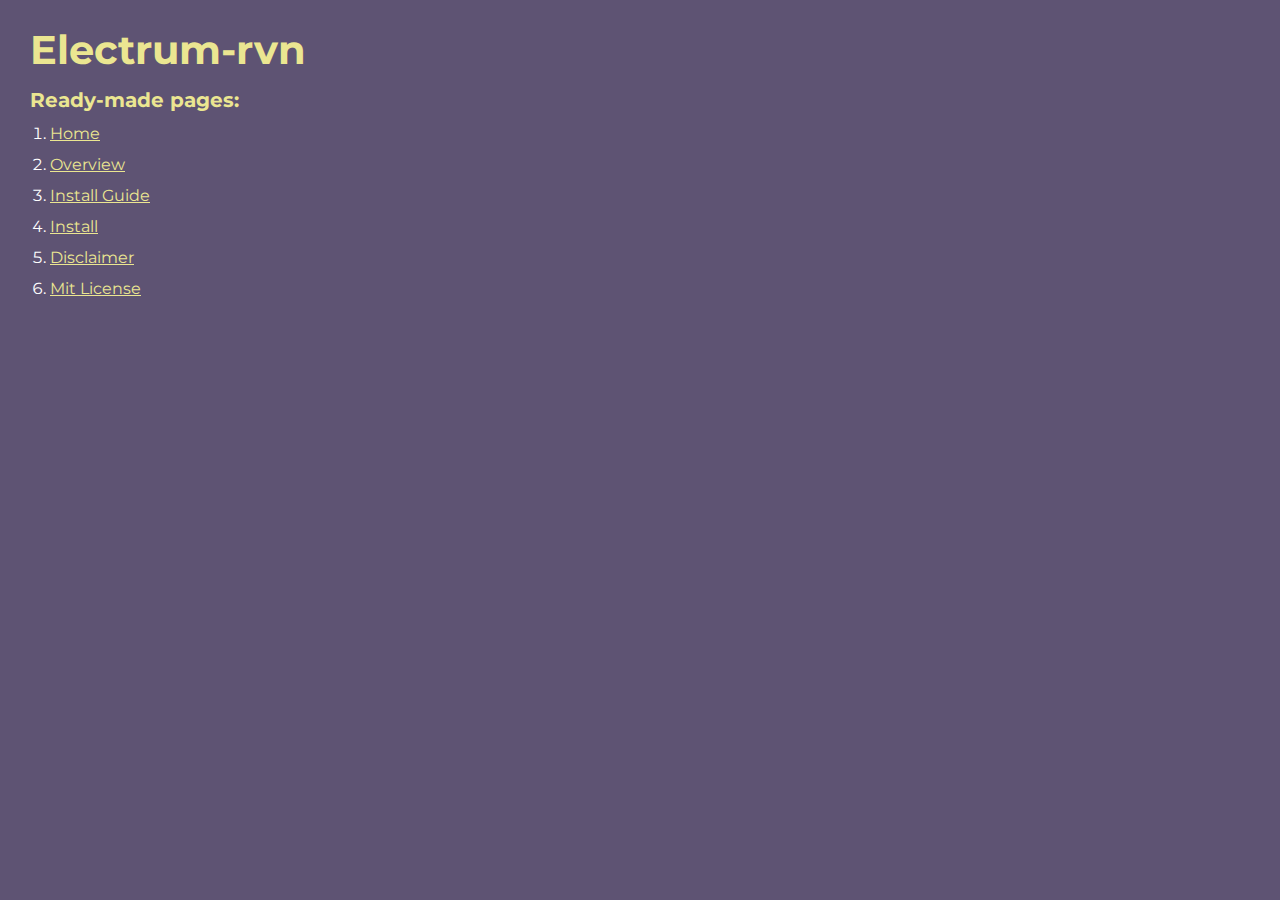
<file: index.html>
<!DOCTYPE html>
<html>

<head>
	<meta charset="UTF-8">
	<meta name="viewport" content="width=device-width, initial-scale=1.0">
	<title>Electrum-rvn</title>
</head>

<body>
	<div class="rootpage">
		<h1>Electrum-rvn</h1>
		<h2>Ready-made pages:</h2>
		<ol class="rootpage__list">
			<li><a target="_blank" href="home.html">Home</a></li>
			<li><a target="_blank" href="overview.html">Overview</a></li>
			<li><a target="_blank" href="guide.html">Install Guide</a></li>
			<li><a target="_blank" href="install.html">Install</a></li>
			<li><a target="_blank" href="disclaimer.html">Disclaimer</a></li>
			<li><a target="_blank" href="mit-license.html">Mit License</a></li>
		</ol>
	</div>
</body>
<style>
	@charset "UTF-8";
	@import url("https://fonts.googleapis.com/css?family=Montserrat:regular,700&display=swap");

	*,
	*::before,
	*::after {
		padding: 0px;
		margin: 0px;
		border: 0px;
		box-sizing: border-box;
	}

	html,
	body {
		height: 100%;
		margin: 0;
		padding: 0;
		min-width: 320px;
		width: 100%;
		color: #fff;
		background-color: #5e5373;
	}

	body {
		font-family: Montserrat;
		font-size: 100%;
		line-height: 1;
		font-size: 1rem;
	}

	a {
		text-decoration: underline;
		color: #ebe691
	}

	a:visited {
		text-decoration: underline;
		color: #aaa768;
	}

	a:hover {
		text-decoration: none;
	}

	ul li {
		list-style: none;
	}

	img {
		vertical-align: top;
	}

	.wrapper {
		width: 100%;
		min-height: 100%;
		overflow: hidden;
	}

	.rootpage {
		padding: 30px;
		display: flex;
		flex-direction: column;
		align-items: flex-start;
	}

	@media (max-width: 767px) {
		.rootpage {
			padding: 30px 15px;
		}
	}

	h1 {
		color: #ebe691;
		font-size: 2.5rem;
		margin: 0px 0px 1.25rem 0px;
	}

	@media (max-width: 767px) {
		h1 {
			font-size: 1.85rem;
			margin: 0px 0px 1.25rem 0px;
		}
	}

	h2 {
		color: #ebe691;
		font-size: 1.25rem;
		margin: 0px 0px 1rem 0px;
	}

	@media (max-width: 767px) {
		h2 {
			font-size: 1.125rem;
			margin: 0px 0px 1rem 0px;
		}
	}

	.rootpage__info {
		line-height: 140%;
		margin: 0px 0px 1.5rem 0px;
	}

	.rootpage__list {
		margin: 0px 0px 2.25rem 1.25rem;
	}

	.rootpage__list li:not(:last-child) {
		margin: 0px 0px 15px 0px;
	}

	.rootpage__contacts,
	.rootpage__tnx {
		border-radius: 200px;
		padding: 20px 65px;
		line-height: 140%;
	}

	@media (max-width: 767px) {

		.rootpage__contacts,
		.rootpage__tnx {
			border-radius: 40px;
			padding: 20px;
		}
	}

	.rootpage__contacts {
		background: #32b5a4;

	}

	.rootpage__contacts a {
		color: #ebe691;
	}

	.rootpage__tnx {
		background: #c22d63;
		margin: 0px 0px 1rem 0px;
	}
</style>

</html>
</file>
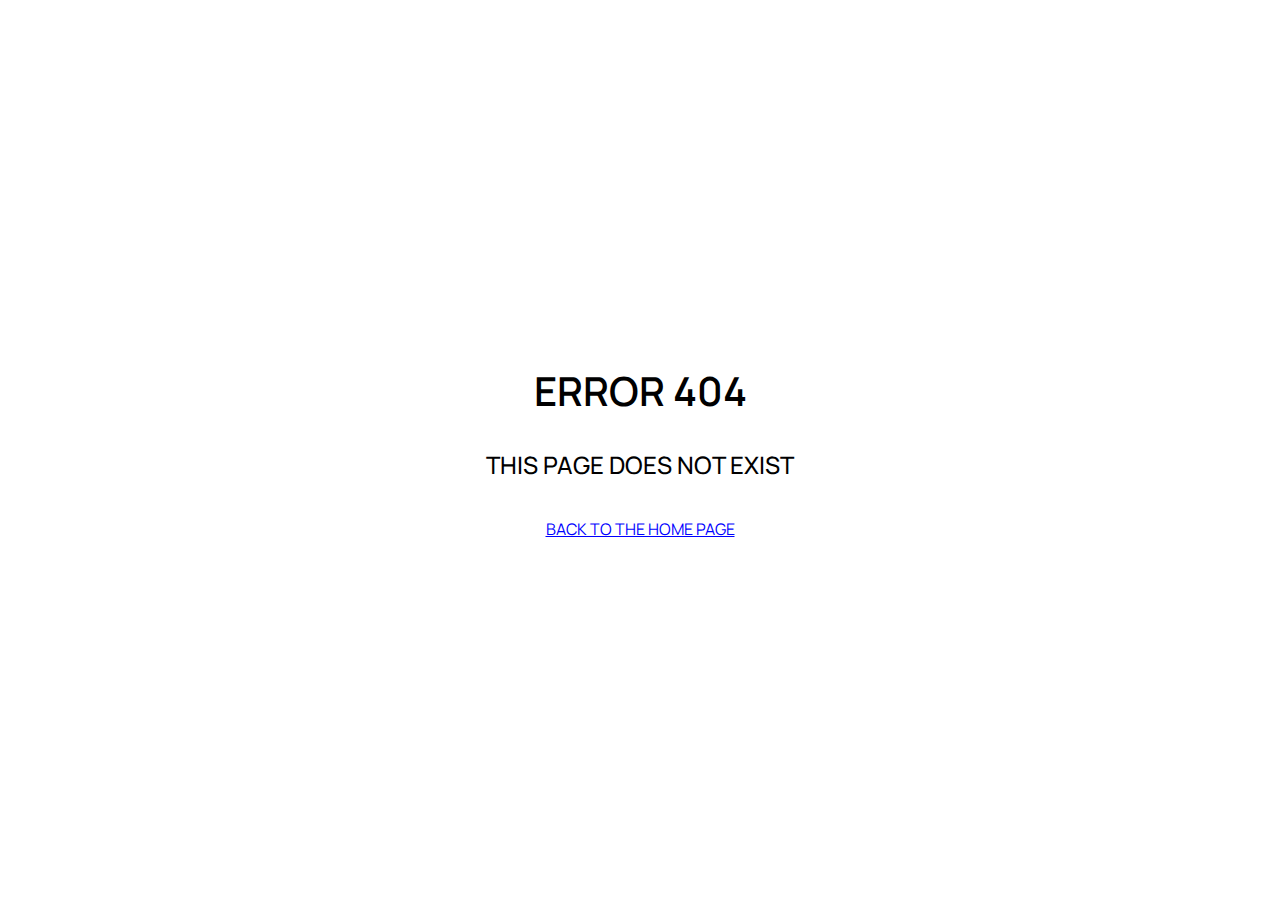
<file: 404-page.html>
<!DOCTYPE html>
<html lang="en">

<head>
	<title>Error 404</title>
	<meta charset="UTF-8">
	<meta name="format-detection" content="telephone=no">
	<meta name="viewport" content="width=1130px, initial-scale=1.0">
	<meta name="author" content="electrum-rvn.org">
	<link rel="stylesheet" href="css/style.min.css?_v=20241024165159">
	<link rel="shortcut icon" type="image/x-icon" sizes="16x16" href="favicon.ico">
	<link rel="icon" type="image/webp" sizes="16x16" href="img/favicon/16x16.webp">
	<link rel="icon" type="image/webp" sizes="32x32" href="img/favicon/32x32.webp">
	<link rel="icon" type="image/webp" sizes="48x48" href="img/favicon/48x48.webp">
	<link rel="icon" type="image/webp" sizes="96x96" href="img/favicon/96x96.webp">
	<link rel="apple-touch-icon" sizes="180x180" href="img/favicon/180x180.webp">
	<link rel="icon" type="image/webp" sizes="400x400" href="img/favicon/400x400.webp">
	<link rel="canonical" href="undefined">
	<meta name="robots" content="noindex, nofollow">
	<meta name="description" content="undefined">
	<meta name="keywords" content="undefined">
	<meta property="og:site_name" content="Electrum-rvn.org">
	<meta property="og:type" content="undefined">
	<meta property="og:url" content="undefined">
	<meta property="og:title" content="undefined">
	<meta property="og:description" content="undefined">
	<meta property="og:image" content="img/favicon/400x400.webp">
	<meta property="og:image:width" content="400">
	<meta property="og:image:height" content="400">
	<meta property="og:image:alt" content="Electrum Raven logo">
	<meta property="og:image:type" content="image/webp">
	<meta property="twitter:title" content="undefined">
	<meta property="twitter:description" content="undefined">
	<meta property="twitter:image" content="img/favicon/400x400.webp">
	<meta property="twitter:card" content="summary">
</head>

<body>
	<div class="wrapper">
		<main class="page">
			<section class="error-page">
				<div class="error-page__content">
					<h1 class="error-page__title">Error 404</h1>
					<h2 class="error-page__not-exist">This page does not exist</h2>
					<a href="https://electrum-rvn.org" class="error-page__link">Back to the home page</a>
				</div>
			</section>
		</main>
	</div>
	<script src="js/app.min.js?_v=20241024165159"></script>
</body>

</html>
</file>
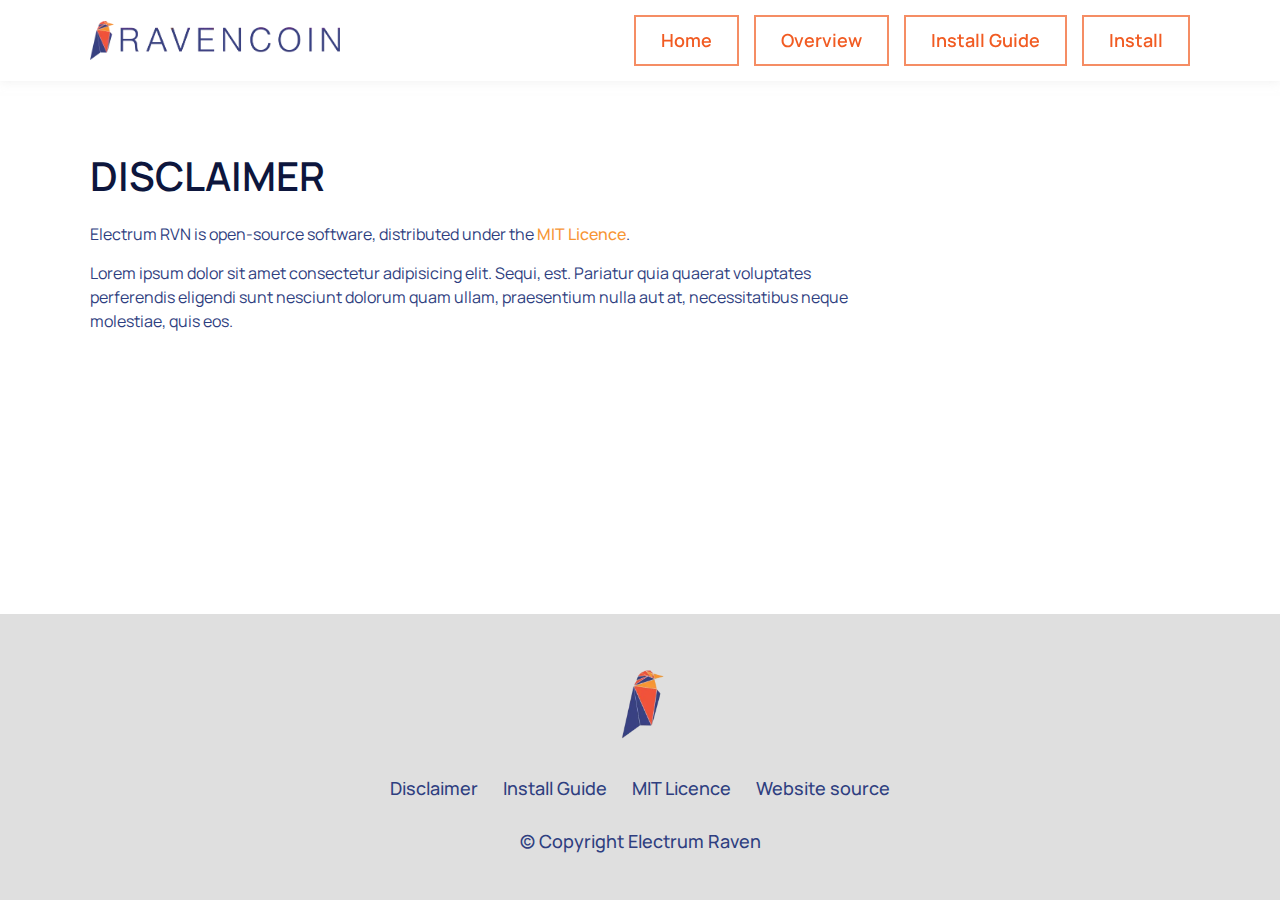
<file: disclaimer.html>
<!DOCTYPE html>
<html lang="en">

<head>
	<title>Disclaimer - MIT Licensed Open-Source Software | Electrum Raven Wallet</title>
	<meta charset="UTF-8">
	<meta name="format-detection" content="telephone=no">
	<meta name="viewport" content="width=1130px, initial-scale=1.0">
	<meta name="author" content="electrum-rvn.org">
	<link rel="stylesheet" href="css/style.min.css?_v=20241020164851">
	<link rel="shortcut icon" type="image/x-icon" sizes="16x16" href="favicon.ico">
	<link rel="icon" type="image/webp" sizes="16x16" href="img/favicon/16x16.webp">
	<link rel="icon" type="image/webp" sizes="32x32" href="img/favicon/32x32.webp">
	<link rel="icon" type="image/webp" sizes="48x48" href="img/favicon/48x48.webp">
	<link rel="icon" type="image/webp" sizes="96x96" href="img/favicon/96x96.webp">
	<link rel="apple-touch-icon" sizes="180x180" href="img/favicon/180x180.webp">
	<link rel="icon" type="image/webp" sizes="400x400" href="img/favicon/400x400.webp">
	<link rel="canonical" href="https://electrum-rvn.org/disclaimer.html">
	<meta name="robots" content="follow, index, max-snippet:-1, max-image-preview:large">
	<meta name="description" content="Electrum Raven Wallet is open-source software distributed under the MIT License. Review the legal terms and conditions for using this secure Raven wallet.">
	<meta name="keywords" content="Electrum Raven disclaimer, open-source Raven wallet, MIT License Raven wallet, Electrum RVN terms, Raven wallet legal">
	<meta property="og:site_name" content="Electrum-rvn.org">
	<meta property="og:type" content="website">
	<meta property="og:url" content="https://electrum-rvn.org/disclaimer.html">
	<meta property="og:title" content="Disclaimer - MIT Licensed Open-Source Software | Electrum Raven Wallet">
	<meta property="og:description" content="Electrum Raven Wallet is open-source software distributed under the MIT License. Review the legal terms and conditions for using this secure Raven wallet.">
	<meta property="og:image" content="img/favicon/400x400.webp">
	<meta property="og:image:width" content="400">
	<meta property="og:image:height" content="400">
	<meta property="og:image:alt" content="Electrum Raven logo">
	<meta property="og:image:type" content="image/webp">
	<meta property="twitter:title" content="Disclaimer - MIT Licensed Open-Source Software | Electrum Raven Wallet">
	<meta property="twitter:description" content="Electrum Raven Wallet is open-source software distributed under the MIT License. Review the legal terms and conditions for using this secure Raven wallet.">
	<meta property="twitter:image" content="img/favicon/400x400.webp">
	<meta property="twitter:card" content="summary">
</head>

<body>
	<div class="wrapper">
		<header class="header">
			<div class="header__container">
				<a class="header__logo" href="home.html">
					<img src="img/raven-logo.webp" alt="Raven logo">
				</a>
				<div class="header__menu menu">
					<nav class="menu__body">
						<ul class="menu__list">
							<li class="menu__item"><a href="home.html" class="menu__link">Home</a></li>
							<li class="menu__item"><a href="overview.html" class="menu__link">Overview</a></li>
							<li class="menu__item"><a href="guide.html" class="menu__link">Install Guide</a></li>
							<li class="menu__item"><a href="install.html" class="menu__link">Install</a></li>
						</ul>
					</nav>
				</div>
			</div>
		</header>
		<main class="page">
			<div class="disclaimer">
				<div class="disclaimer__container">
					<div class="disclaimer__info">
						<h1 class="disclaimer__title title">DISCLAIMER</h1>
						<div class="disclaimer__text">
							<p>
								Electrum RVN is open-source software, distributed under the <a href="https://github.com/fpour/DGB/blob/main/LICENSE">MIT Licence</a>.
							</p>
							<p>
								Lorem ipsum dolor sit amet consectetur adipisicing elit. Sequi, est. Pariatur quia quaerat voluptates perferendis eligendi sunt nesciunt dolorum quam ullam, praesentium nulla aut at, necessitatibus neque molestiae, quis eos.
							</p>
						</div>
					</div>
				</div>
			</div>
		</main>
		<footer class="footer">
			<div class="footer__container">
				<a href="home.html" class="footer__logo">
					<img src="img/raven-icon.webp" alt="Logo">
				</a>
				<div class="footer__links">
					<a href="disclaimer.html" class="footer__link">Disclaimer</a>
					<a href="guide.html" class="footer__link">Install Guide</a>
					<a href="mit-license.html" class="footer__link">MIT Licence</a>
					<a href="" target="_blank" class="footer__link">Website source</a>
				</div>
				<div class="footer__copy">© Copyright Electrum Raven</div>
			</div>
		</footer>
	</div>
	<script src="js/app.min.js?_v=20241020164851"></script>
</body>

</html>
</file>
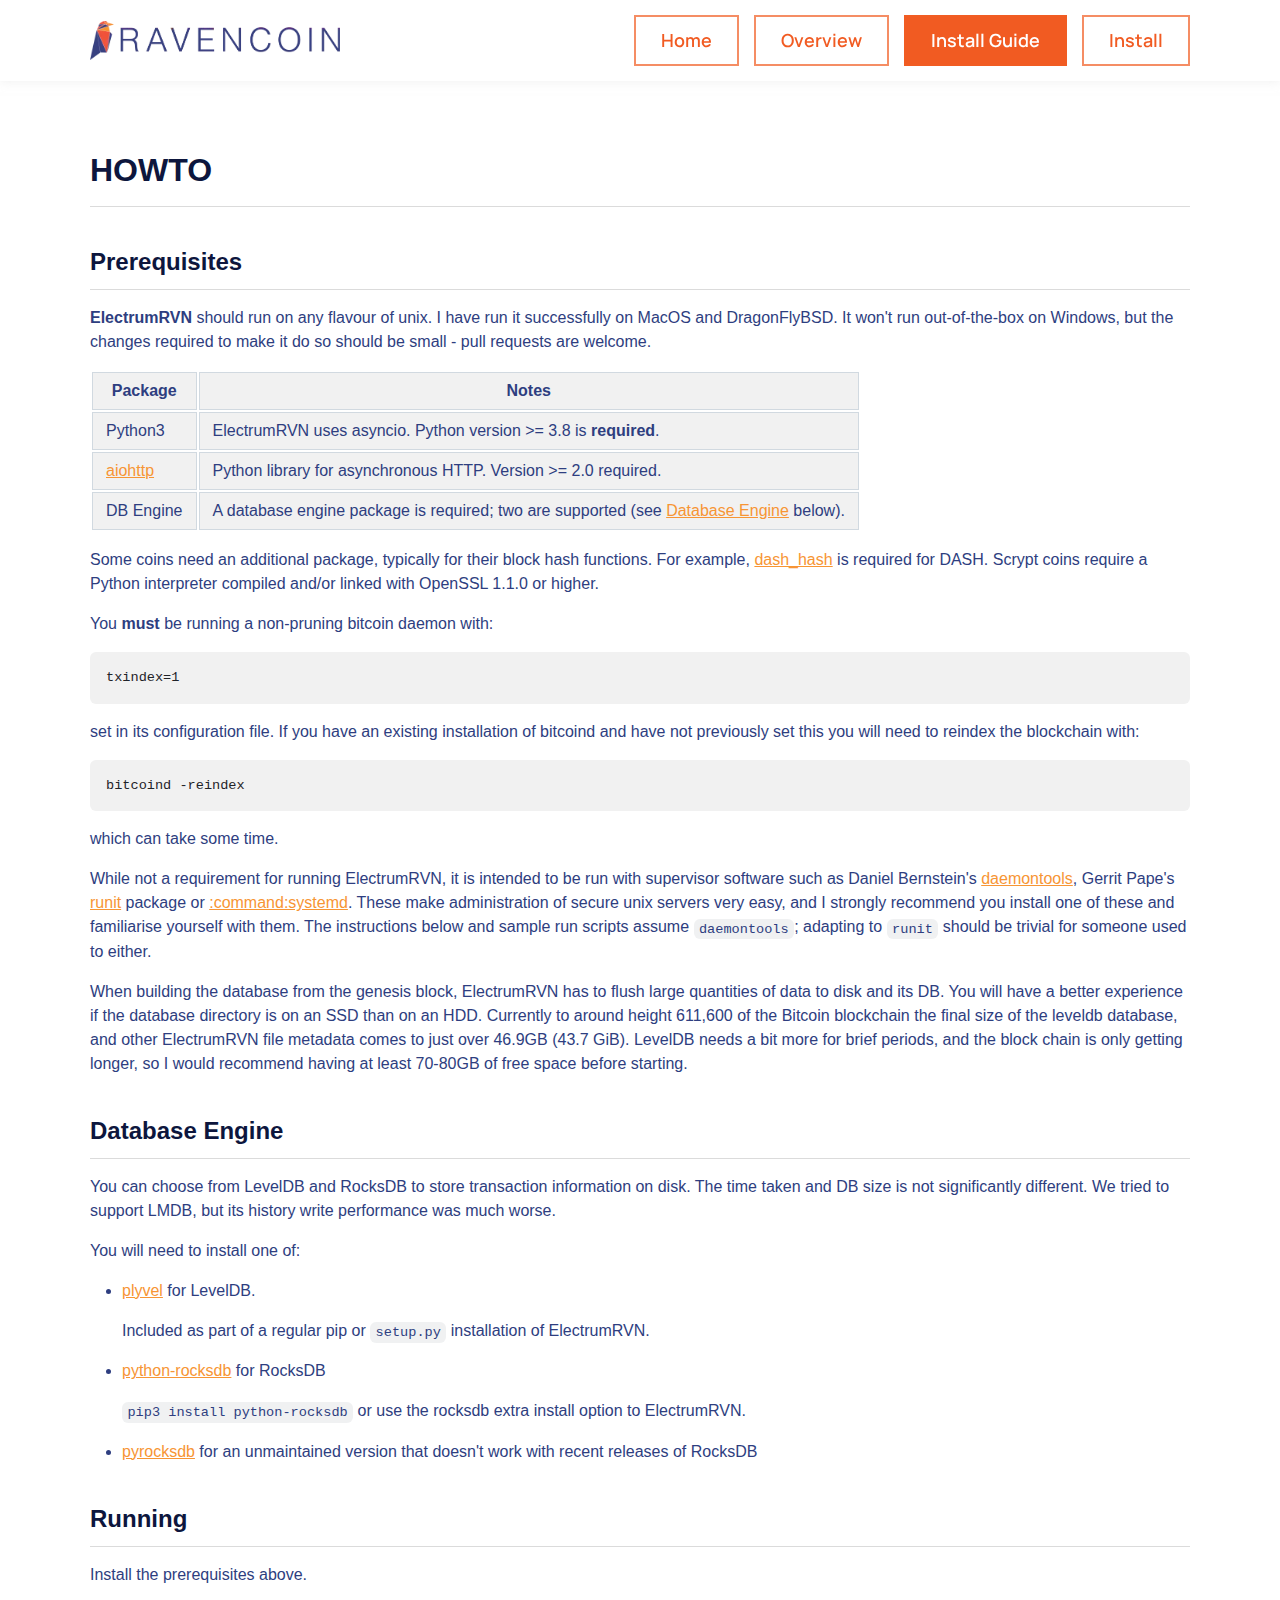
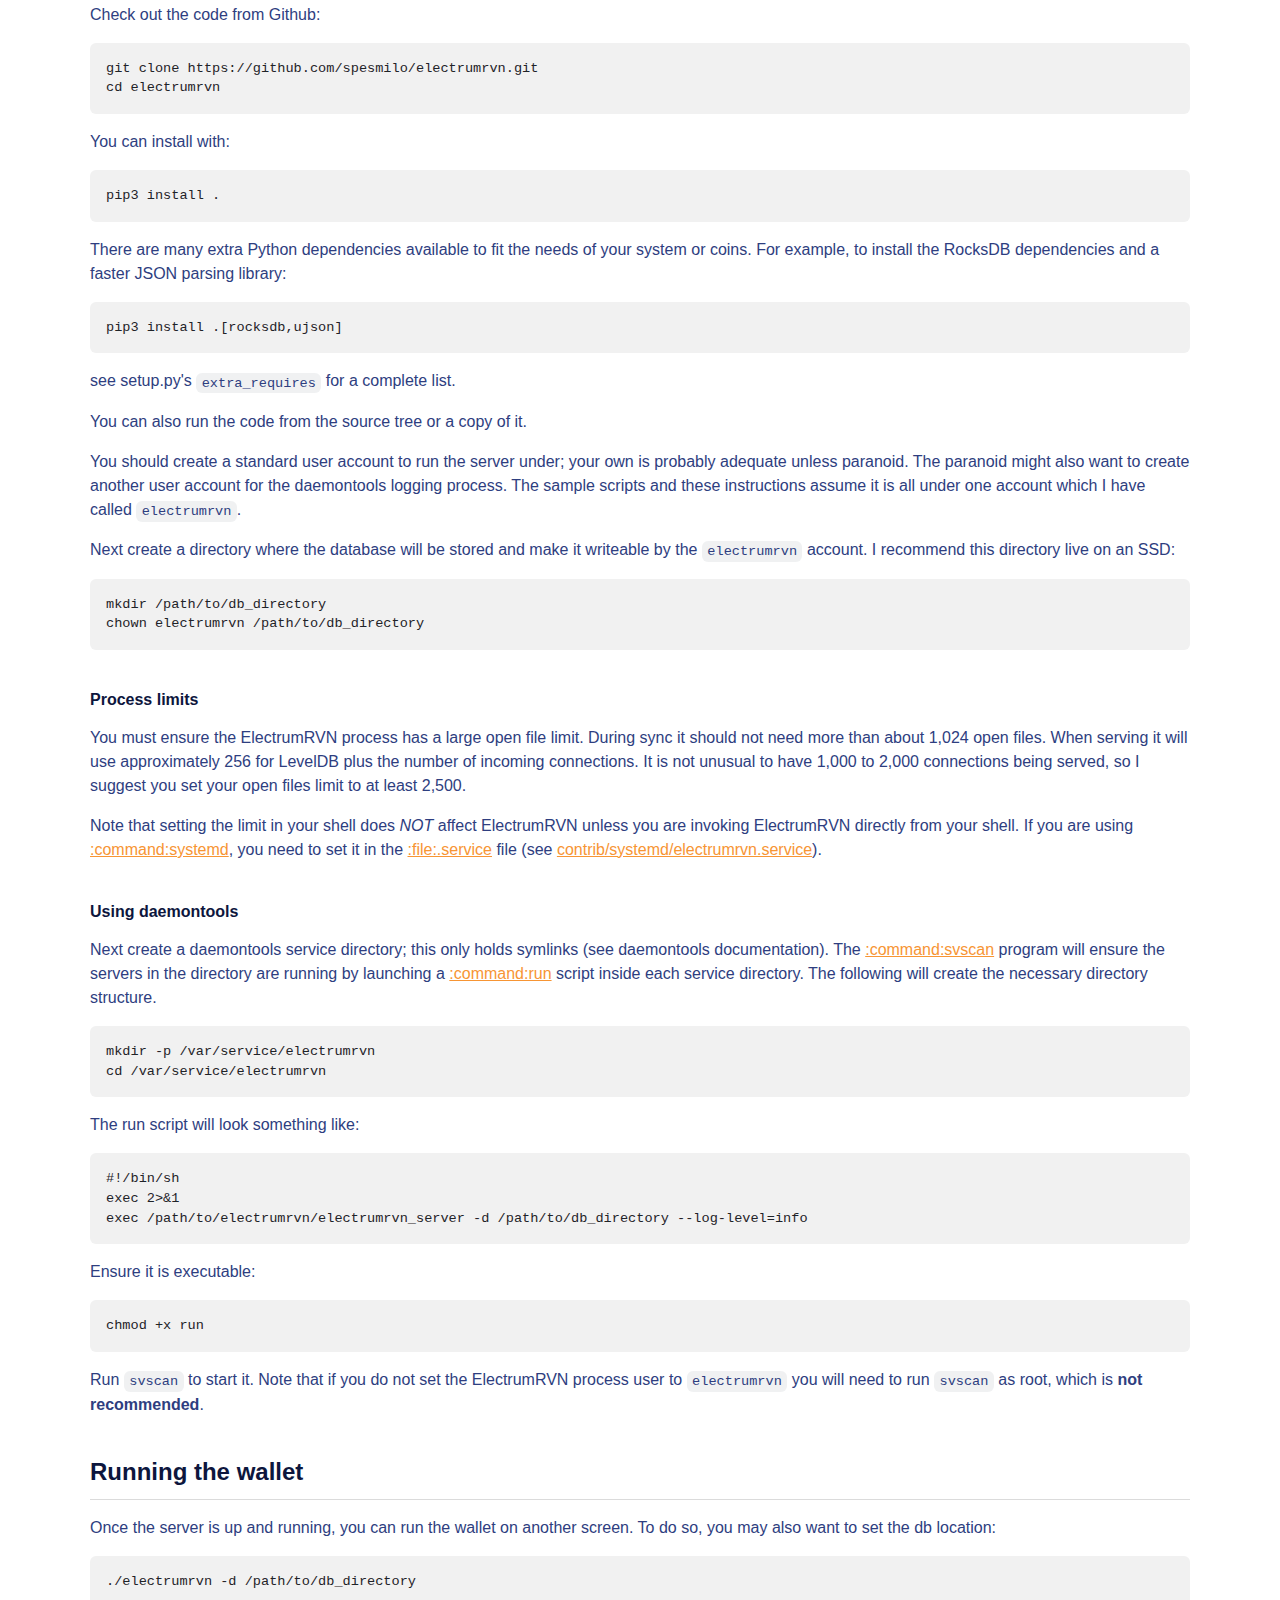
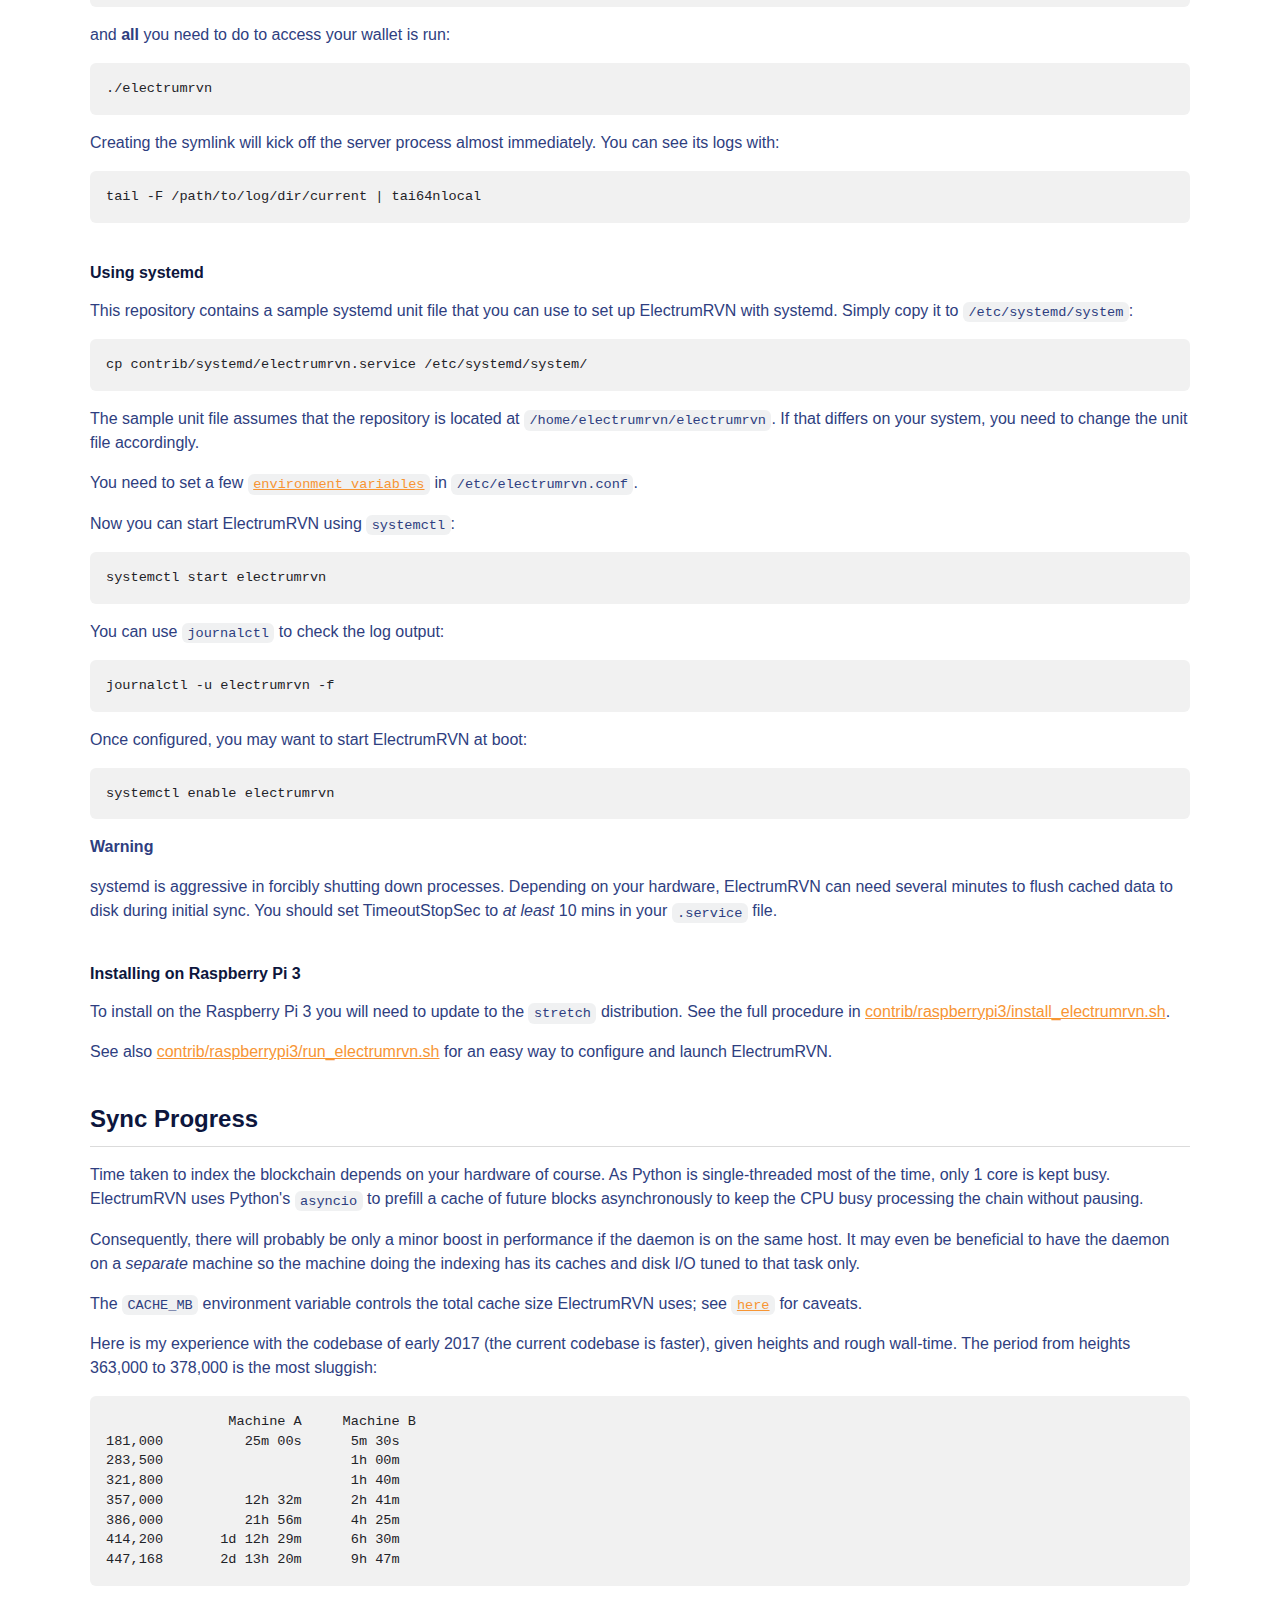
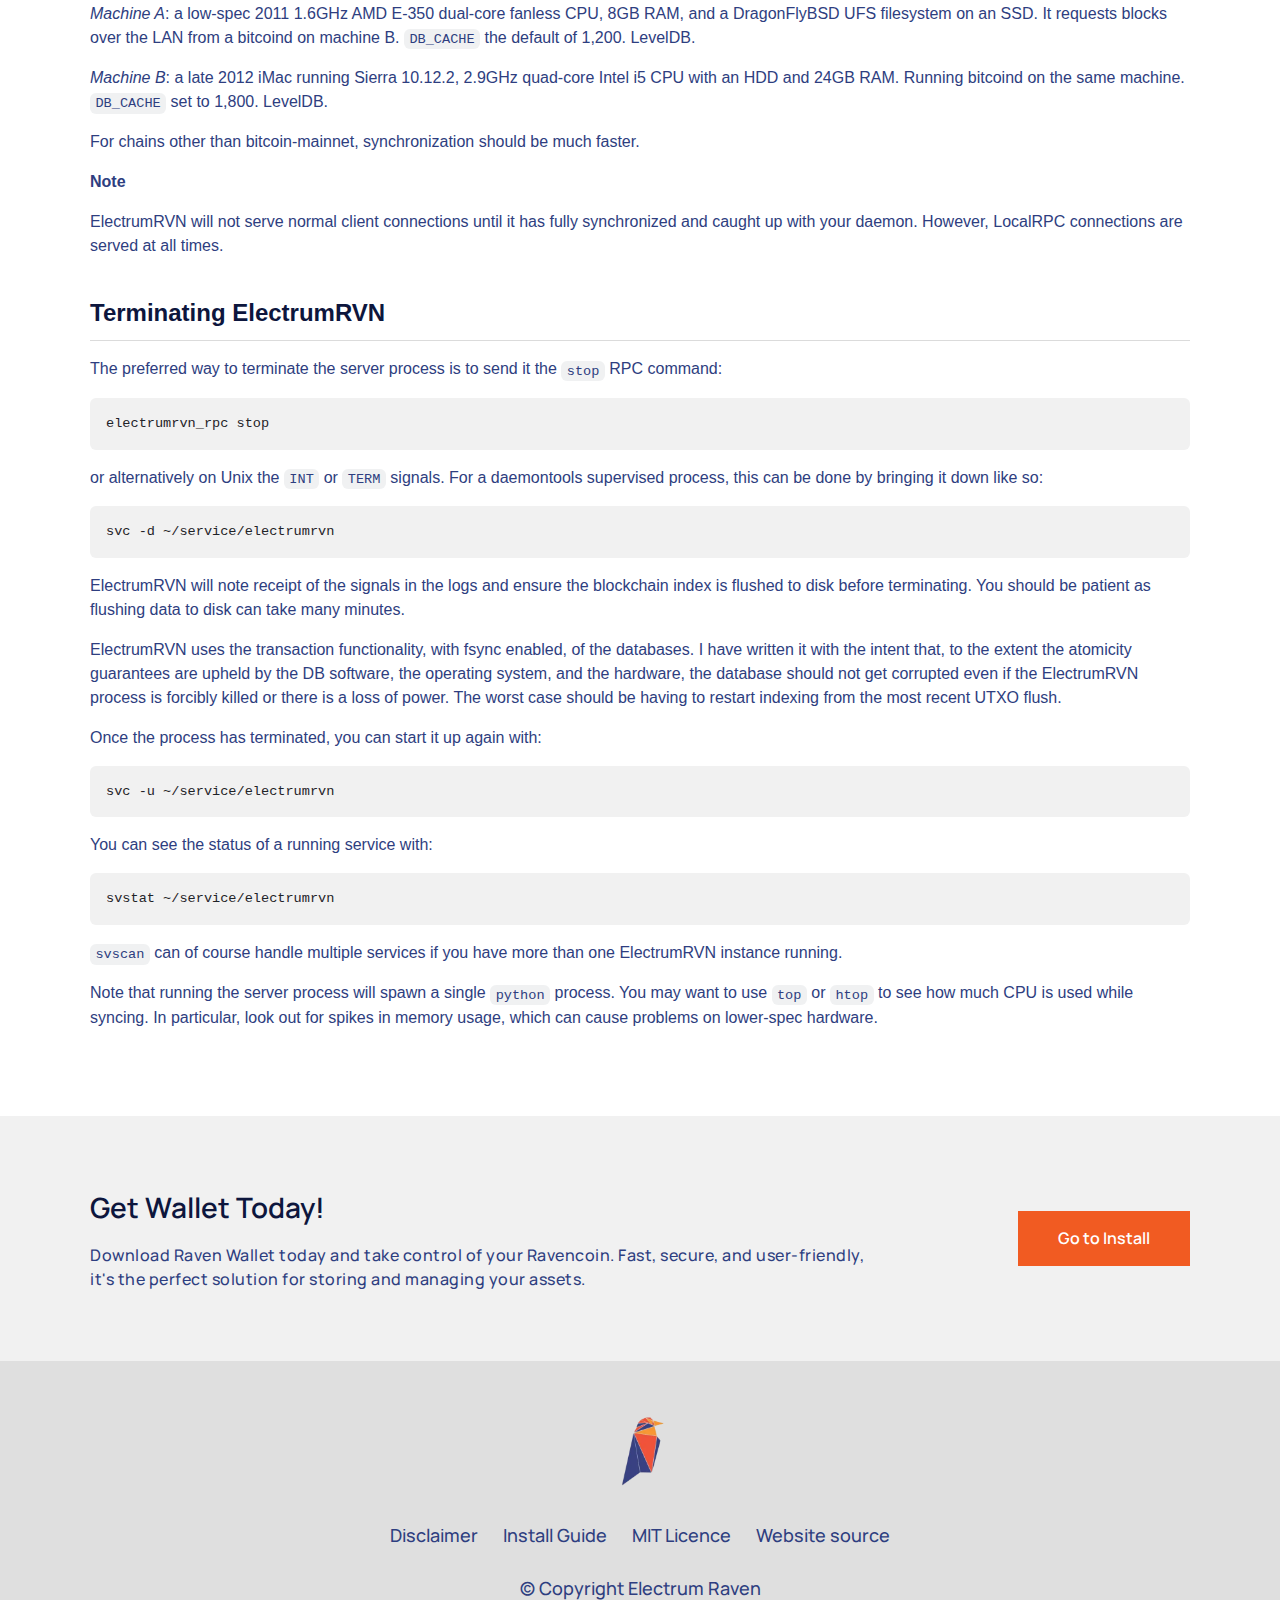
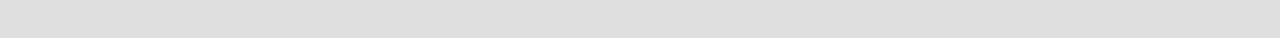
<file: guide.html>
<!DOCTYPE html>
<html lang="en">

<head>
	<title>Installation Guide for Raven Wallet</title>
	<meta charset="UTF-8">
	<meta name="format-detection" content="telephone=no">
	<meta name="viewport" content="width=1130px, initial-scale=1.0">
	<meta name="author" content="electrum-rvn.org">
	<link rel="stylesheet" href="css/style.min.css?_v=20241024171102">
	<link rel="shortcut icon" type="image/x-icon" sizes="16x16" href="favicon.ico">
	<link rel="icon" type="image/webp" sizes="16x16" href="img/favicon/16x16.webp">
	<link rel="icon" type="image/webp" sizes="32x32" href="img/favicon/32x32.webp">
	<link rel="icon" type="image/webp" sizes="48x48" href="img/favicon/48x48.webp">
	<link rel="icon" type="image/webp" sizes="96x96" href="img/favicon/96x96.webp">
	<link rel="apple-touch-icon" sizes="180x180" href="img/favicon/180x180.webp">
	<link rel="icon" type="image/webp" sizes="400x400" href="img/favicon/400x400.webp">
	<link rel="canonical" href="https://electrum-rvn.org/guide.html">
	<meta name="robots" content="follow, index, max-snippet:-1, max-image-preview:large">
	<meta name="description" content="Follow the step-by-step install guide to set up your Electrum RVN wallet. Easily start managing your Raven cryptocurrency with this user-friendly installation process.">
	<meta name="keywords" content="Electrum RVN installation guide, Raven wallet setup, install Electrum RVN, step-by-step Raven wallet guide, how to install Electrum RVN">
	<meta property="og:site_name" content="Electrum-rvn.org">
	<meta property="og:type" content="website">
	<meta property="og:url" content="https://electrum-rvn.org/guide.html">
	<meta property="og:title" content="Installation Guide for Raven Wallet">
	<meta property="og:description" content="Follow the step-by-step install guide to set up your Electrum RVN wallet. Easily start managing your Raven cryptocurrency with this user-friendly installation process.">
	<meta property="og:image" content="img/favicon/400x400.webp">
	<meta property="og:image:width" content="400">
	<meta property="og:image:height" content="400">
	<meta property="og:image:alt" content="Electrum Raven logo">
	<meta property="og:image:type" content="image/webp">
	<meta property="twitter:title" content="Installation Guide for Raven Wallet">
	<meta property="twitter:description" content="Follow the step-by-step install guide to set up your Electrum RVN wallet. Easily start managing your Raven cryptocurrency with this user-friendly installation process.">
	<meta property="twitter:image" content="img/favicon/400x400.webp">
	<meta property="twitter:card" content="summary">
</head>

<body>
	<div class="wrapper">
		<header class="header">
			<div class="header__container">
				<a class="header__logo" href="home.html">
					<img src="img/raven-logo.webp" alt="Raven logo">
				</a>
				<div class="header__menu menu">
					<nav class="menu__body">
						<ul class="menu__list">
							<li class="menu__item"><a href="home.html" class="menu__link">Home</a></li>
							<li class="menu__item"><a href="overview.html" class="menu__link">Overview</a></li>
							<li class="menu__item"><a href="guide.html" class="menu__link">Install Guide</a></li>
							<li class="menu__item"><a href="install.html" class="menu__link">Install</a></li>
						</ul>
					</nav>
				</div>
			</div>
		</header>
		<main class="page">
			<section class="install-guide markdown-body entry-content container-lg">
				<div class="install-guide__container">
					<div class="markdown-heading" dir="auto">
						<h1 tabindex="-1" class="heading-element" dir="auto">HOWTO</h1>
					</div>
					<div class="markdown-heading" dir="auto">
						<h2 tabindex="-1" class="heading-element" dir="auto">Prerequisites</h2>
					</div>
					<p dir="auto"><strong>ElectrumRVN</strong> should run on any flavour of unix. I have run it
						successfully on MacOS and DragonFlyBSD. It won't run out-of-the-box
						on Windows, but the changes required to make it do so should be
						small - pull requests are welcome.</p>
					<table>
						<thead>
							<tr>
								<th>Package</th>
								<th>Notes</th>
							</tr>
						</thead>
						<tbody>
							<tr>
								<td>Python3</td>
								<td>ElectrumRVN uses asyncio. Python version &gt;= 3.8 is
									<strong>required</strong>.
								</td>
							</tr>
							<tr>
								<td><a href="https://pypi.python.org/pypi/aiohttp" rel="nofollow">aiohttp</a></td>
								<td>Python library for asynchronous HTTP. Version &gt;=
									2.0 required.</td>
							</tr>
							<tr>
								<td>DB Engine</td>
								<td>A database engine package is required; two are
									supported (see <a href="#database-engine">Database Engine</a> below).</td>
							</tr>
						</tbody>
					</table>
					<p dir="auto">Some coins need an additional package, typically for their block hash
						functions. For example, <a href="https://pypi.python.org/pypi/dash_hash" rel="nofollow">dash_hash</a> is required for DASH. Scrypt coins
						require a Python interpreter compiled and/or linked with OpenSSL 1.1.0
						or higher.</p>
					<p dir="auto">You <strong>must</strong> be running a non-pruning bitcoin daemon with:</p>
					<pre>txindex=1 </pre>
					<p dir="auto">set in its configuration file. If you have an existing installation
						of bitcoind and have not previously set this you will need to reindex
						the blockchain with:</p>
					<pre>bitcoind -reindex </pre>
					<p dir="auto">which can take some time.</p>
					<p dir="auto">While not a requirement for running ElectrumRVN, it is intended to be
						run with supervisor software such as Daniel Bernstein's
						<a href="http://cr.yp.to/daemontools.html" rel="nofollow">daemontools</a>, Gerrit Pape's <a href="http://smarden.org/runit/index.html" rel="nofollow">runit</a> package or <a href="#id2"><span id="user-content-id3">:command:systemd</span></a>.
						These make administration of secure unix servers very easy, and I
						strongly recommend you install one of these and familiarise yourself
						with them. The instructions below and sample run scripts assume
						<code>daemontools</code>; adapting to <code>runit</code> should be trivial for someone
						used to either.
					</p>
					<p dir="auto">When building the database from the genesis block, ElectrumRVN has to
						flush large quantities of data to disk and its DB. You will have a
						better experience if the database directory is on an SSD than on
						an HDD. Currently to around height 611,600 of the Bitcoin blockchain the
						final size of the leveldb database, and other ElectrumRVN file metadata
						comes to just over 46.9GB (43.7 GiB). LevelDB needs a bit more for
						brief periods, and the block chain is only getting longer, so I would
						recommend having at least 70-80GB of free space before starting.</p>
					<div class="markdown-heading" dir="auto">
						<h2 tabindex="-1" class="heading-element" dir="auto">Database Engine</h2>
					</div>
					<p dir="auto">You can choose from LevelDB and RocksDB to store transaction
						information on disk. The time taken and DB size is not significantly
						different. We tried to support LMDB, but its history write performance
						was much worse.</p>
					<p dir="auto">You will need to install one of:</p>
					<ul dir="auto">
						<li>
							<p dir="auto"><a href="https://plyvel.readthedocs.io/en/latest/installation.html" rel="nofollow">plyvel</a> for LevelDB.</p>
							<p dir="auto">Included as part of a regular pip or <code>setup.py</code> installation of ElectrumRVN.</p>
						</li>
						<li>
							<p dir="auto"><a href="https://pypi.python.org/pypi/python-rocksdb" rel="nofollow">python-rocksdb</a> for RocksDB</p>
							<p dir="auto"><code>pip3 install python-rocksdb</code> or use the rocksdb extra install option to ElectrumRVN.</p>
						</li>
						<li>
							<p dir="auto"><a href="http://pyrocksdb.readthedocs.io/en/v0.4/installation.html" rel="nofollow">pyrocksdb</a> for an unmaintained version that doesn't work with recent releases of RocksDB</p>
						</li>
					</ul>
					<div class="markdown-heading" dir="auto">
						<h2 tabindex="-1" class="heading-element" dir="auto">Running</h2>
					</div>
					<p dir="auto">Install the prerequisites above.</p>
					<p dir="auto">Check out the code from Github:</p>
					<pre>git clone https://github.com/spesmilo/electrumrvn.git 
cd electrumrvn</pre>
					<p dir="auto">You can install with:</p>
					<pre>pip3 install .</pre>
					<p dir="auto">There are many extra Python dependencies available to fit the needs of your
						system or coins. For example, to install the RocksDB dependencies and a faster
						JSON parsing library:</p>
					<pre>pip3 install .[rocksdb,ujson]</pre>
					<p dir="auto">see setup.py's <code>extra_requires</code> for a complete list.</p>
					<p dir="auto">You can also run the code from the source tree or a copy of it.</p>
					<p dir="auto">You should create a standard user account to run the server under;
						your own is probably adequate unless paranoid. The paranoid might
						also want to create another user account for the daemontools logging
						process. The sample scripts and these instructions assume it is all
						under one account which I have called <code>electrumrvn</code>.</p>
					<p dir="auto">Next create a directory where the database will be stored and make it
						writeable by the <code>electrumrvn</code> account. I recommend this directory
						live on an SSD:</p>
					<pre>mkdir /path/to/db_directory
chown electrumrvn /path/to/db_directory</pre>
					<div class="markdown-heading" dir="auto">
						<h3 tabindex="-1" class="heading-element" dir="auto">Process limits</h3>
					</div>
					<p dir="auto">You must ensure the ElectrumRVN process has a large open file limit.
						During sync it should not need more than about 1,024 open files. When
						serving it will use approximately 256 for LevelDB plus the number of
						incoming connections. It is not unusual to have 1,000 to 2,000
						connections being served, so I suggest you set your open files limit
						to at least 2,500.</p>
					<p dir="auto">Note that setting the limit in your shell does <em>NOT</em> affect ElectrumRVN
						unless you are invoking ElectrumRVN directly from your shell. If you
						are using <a href="#id4"><span id="user-content-id5">:command:systemd</span></a>, you need to set it in the
						<a href="#id6"><span id="user-content-id7">:file:.service</span></a> file (see <a href="https://github.com/spesmilo/electrumrvn/blob/master/contrib/systemd/electrumrvn.service">contrib/systemd/electrumrvn.service</a>).
					</p>
					<div class="markdown-heading" dir="auto">
						<h3 tabindex="-1" class="heading-element" dir="auto">Using daemontools</h3>
					</div>
					<p dir="auto">Next create a daemontools service directory; this only holds symlinks
						(see daemontools documentation). The <a href="#id8"><span id="user-content-id9">:command:svscan</span></a> program will
						ensure the servers in the directory are running by launching a
						<a href="#id10"><span id="user-content-id11">:command:run</span></a> script inside each service
						directory. The following will create the necessary directory structure.
					</p>
					<pre>mkdir -p /var/service/electrumrvn
cd /var/service/electrumrvn</pre>
					<p dir="auto">The run script will look something like:</p>
					<pre>#!/bin/sh
exec 2>&1
exec /path/to/electrumrvn/electrumrvn_server -d /path/to/db_directory --log-level=info</pre>
					<p dir="auto">Ensure it is executable:</p>
					<pre>chmod +x run</pre>
					<p dir="auto">Run <code>svscan</code> to start it. Note that if you do not set the
						ElectrumRVN process user to <code>electrumrvn</code> you will need to run <code>svscan</code>
						as root, which is <strong>not recommended</strong>.</p>
					<div class="markdown-heading" dir="auto">
						<h2 tabindex="-1" class="heading-element" dir="auto">Running the wallet</h2>
					</div>
					<p dir="auto">Once the server is up and running, you can run the wallet on another
						screen. To do so, you may also want to set the db location:</p>
					<pre>./electrumrvn -d /path/to/db_directory</pre>
					<p dir="auto">and <strong>all</strong> you need to do to access your wallet is run:</p>
					<pre>./electrumrvn</pre>


					<p dir="auto">Creating the symlink will kick off the server process almost immediately. You can see its logs with:</p>
					<pre>tail -F /path/to/log/dir/current | tai64nlocal</pre>

					<h3 tabindex="-1" class="heading-element" dir="auto">Using systemd</h3>
					<p dir="auto">This repository contains a sample systemd unit file that you can use to set up ElectrumRVN with systemd. Simply copy it to <code>/etc/systemd/system</code>:</p>
					<pre>cp contrib/systemd/electrumrvn.service /etc/systemd/system/</pre>
					<p dir="auto">The sample unit file assumes that the repository is located at <code>/home/electrumrvn/electrumrvn</code>. If that differs on your system, you need to change the unit file accordingly.</p>
					<p dir="auto">You need to set a few <a href="#id48"><code>environment variables</code></a> in <code>/etc/electrumrvn.conf</code>.</p>
					<p dir="auto">Now you can start ElectrumRVN using <code>systemctl</code>:</p>
					<pre>systemctl start electrumrvn</pre>
					<p dir="auto">You can use <code>journalctl</code> to check the log output:</p>
					<pre>journalctl -u electrumrvn -f</pre>
					<p dir="auto">Once configured, you may want to start ElectrumRVN at boot:</p>
					<pre>systemctl enable electrumrvn</pre>

					<div dir="auto">
						<p dir="auto"><strong>Warning</strong></p>
						<p dir="auto">systemd is aggressive in forcibly shutting down processes. Depending on your hardware, ElectrumRVN can need several minutes to flush cached data to disk during initial sync. You should set TimeoutStopSec to <em>at least</em> 10 mins in your <code>.service</code> file.</p>
					</div>

					<h3 tabindex="-1" class="heading-element" dir="auto">Installing on Raspberry Pi 3</h3>
					<p dir="auto">To install on the Raspberry Pi 3 you will need to update to the <code>stretch</code> distribution. See the full procedure in <a href="https://github.com/spesmilo/electrumrvn/blob/master/contrib/raspberrypi3/install_electrumrvn.sh">contrib/raspberrypi3/install_electrumrvn.sh</a>.</p>
					<p dir="auto">See also <a href="https://github.com/spesmilo/electrumrvn/blob/master/contrib/raspberrypi3/run_electrumrvn.sh">contrib/raspberrypi3/run_electrumrvn.sh</a> for an easy way to configure and launch ElectrumRVN.</p>

					<h2 tabindex="-1" class="heading-element" dir="auto">Sync Progress</h2>
					<p dir="auto">Time taken to index the blockchain depends on your hardware of course. As Python is single-threaded most of the time, only 1 core is kept busy. ElectrumRVN uses Python's <code>asyncio</code> to prefill a cache of future blocks asynchronously to keep the CPU busy processing the chain without pausing.</p>
					<p dir="auto">Consequently, there will probably be only a minor boost in performance if the daemon is on the same host. It may even be beneficial to have the daemon on a <em>separate</em> machine so the machine doing the indexing has its caches and disk I/O tuned to that task only.</p>
					<p dir="auto">The <code>CACHE_MB</code> environment variable controls the total cache size ElectrumRVN uses; see <a href="#id62"><code>here</code></a> for caveats.</p>
					<p dir="auto">Here is my experience with the codebase of early 2017 (the current codebase is faster), given heights and rough wall-time. The period from heights 363,000 to 378,000 is the most sluggish:</p>
					<pre>               Machine A     Machine B
181,000          25m 00s      5m 30s
283,500                       1h 00m
321,800                       1h 40m
357,000          12h 32m      2h 41m
386,000          21h 56m      4h 25m
414,200       1d 12h 29m      6h 30m
447,168       2d 13h 20m      9h 47m</pre>
					<p dir="auto"><em>Machine A</em>: a low-spec 2011 1.6GHz AMD E-350 dual-core fanless CPU, 8GB RAM, and a DragonFlyBSD UFS filesystem on an SSD. It requests blocks over the LAN from a bitcoind on machine B. <code>DB_CACHE</code> the default of 1,200. LevelDB.</p>
					<p dir="auto"><em>Machine B</em>: a late 2012 iMac running Sierra 10.12.2, 2.9GHz quad-core Intel i5 CPU with an HDD and 24GB RAM. Running bitcoind on the same machine. <code>DB_CACHE</code> set to 1,800. LevelDB.</p>
					<p dir="auto">For chains other than bitcoin-mainnet, synchronization should be much faster.</p>

					<div dir="auto">
						<p dir="auto"><strong>Note</strong></p>
						<p dir="auto">ElectrumRVN will not serve normal client connections until it has fully synchronized and caught up with your daemon. However, LocalRPC connections are served at all times.</p>
					</div>

					<h2 tabindex="-1" class="heading-element" dir="auto">Terminating ElectrumRVN</h2>
					<p dir="auto">The preferred way to terminate the server process is to send it the <code>stop</code> RPC command:</p>
					<pre>electrumrvn_rpc stop</pre>
					<p dir="auto">or alternatively on Unix the <code>INT</code> or <code>TERM</code> signals. For a daemontools supervised process, this can be done by bringing it down like so:</p>
					<pre>svc -d ~/service/electrumrvn</pre>
					<p dir="auto">ElectrumRVN will note receipt of the signals in the logs and ensure the blockchain index is flushed to disk before terminating. You should be patient as flushing data to disk can take many minutes.</p>
					<p dir="auto">ElectrumRVN uses the transaction functionality, with fsync enabled, of the databases. I have written it with the intent that, to the extent the atomicity guarantees are upheld by the DB software, the operating system, and the hardware, the database should not get corrupted even if the ElectrumRVN process is forcibly killed or there is a loss of power. The worst case should be having to restart indexing from the most recent UTXO flush.</p>
					<p dir="auto">Once the process has terminated, you can start it up again with:</p>
					<pre>svc -u ~/service/electrumrvn</pre>
					<p dir="auto">You can see the status of a running service with:</p>
					<pre>svstat ~/service/electrumrvn</pre>
					<p dir="auto"><code>svscan</code> can of course handle multiple services if you have more than one ElectrumRVN instance running.</p>
					<p dir="auto">Note that running the server process will spawn a single <code>python</code> process. You may want to use <code>top</code> or <code>htop</code> to see how much CPU is used while syncing. In particular, look out for spikes in memory usage, which can cause problems on lower-spec hardware.</p>
			</section>
			<section class="cta">
				<div class="cta__container">
					<div class="cta__body">
						<h3 class="cta__title title title--smaller">Get Wallet Today!</h3>
						<div class="cta__text text">
							<p>Download Raven Wallet today and take control of your Ravencoin. Fast, secure, and user-friendly, it's the perfect solution for storing and managing your assets.</p>
						</div>
					</div>
					<div class="cta__button">
						<a href="install.html" class="button">Go to Install</a>
					</div>
				</div>
			</section>
		</main>
		<footer class="footer">
			<div class="footer__container">
				<a href="home.html" class="footer__logo">
					<img src="img/raven-icon.webp" alt="Raven icon">
				</a>
				<div class="footer__links">
					<a href="disclaimer.html" class="footer__link">Disclaimer</a>
					<a href="guide.html" class="footer__link">Install Guide</a>
					<a href="mit-license.html" class="footer__link">MIT Licence</a>
					<a href="" target="_blank" class="footer__link">Website source</a>
				</div>
				<div class="footer__copy">© Copyright Electrum Raven</div>
			</div>
		</footer>
	</div>
	<script src="js/app.min.js?_v=20241024171102"></script>
</body>

</html>
</file>
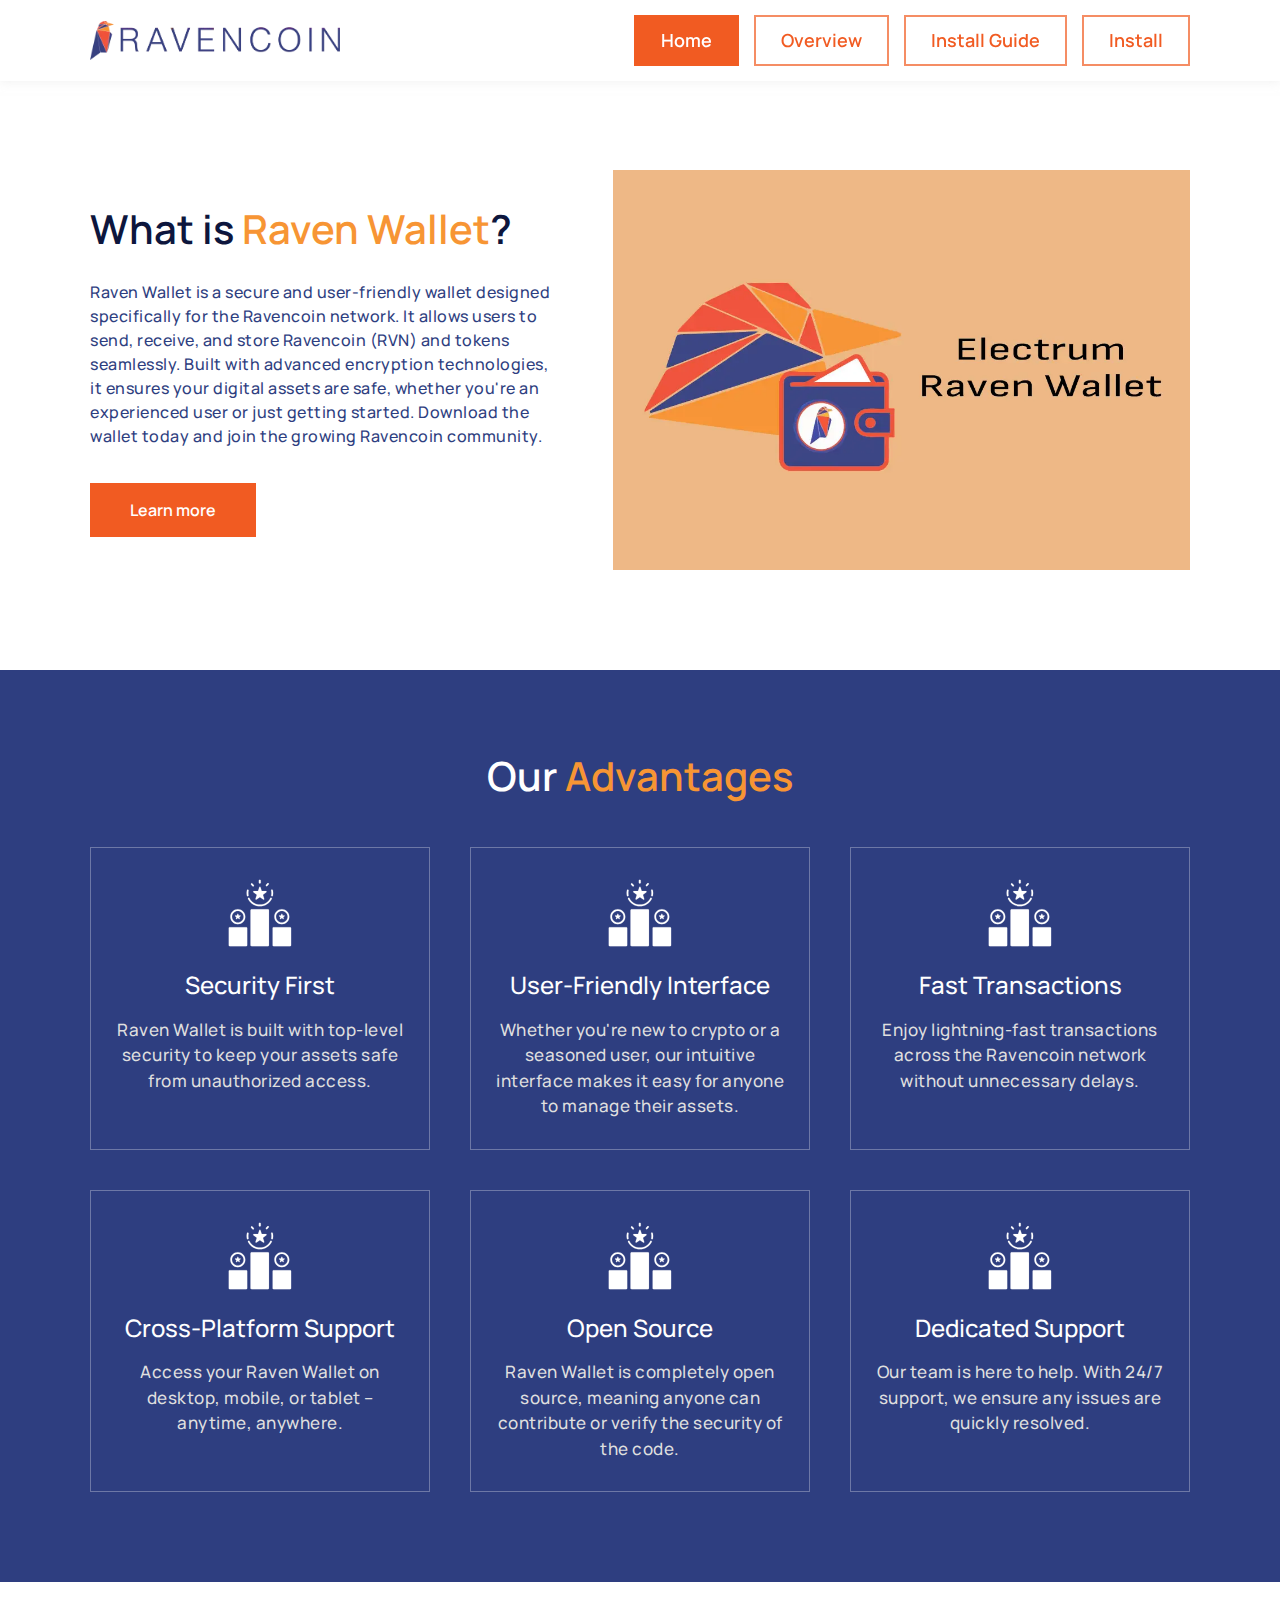
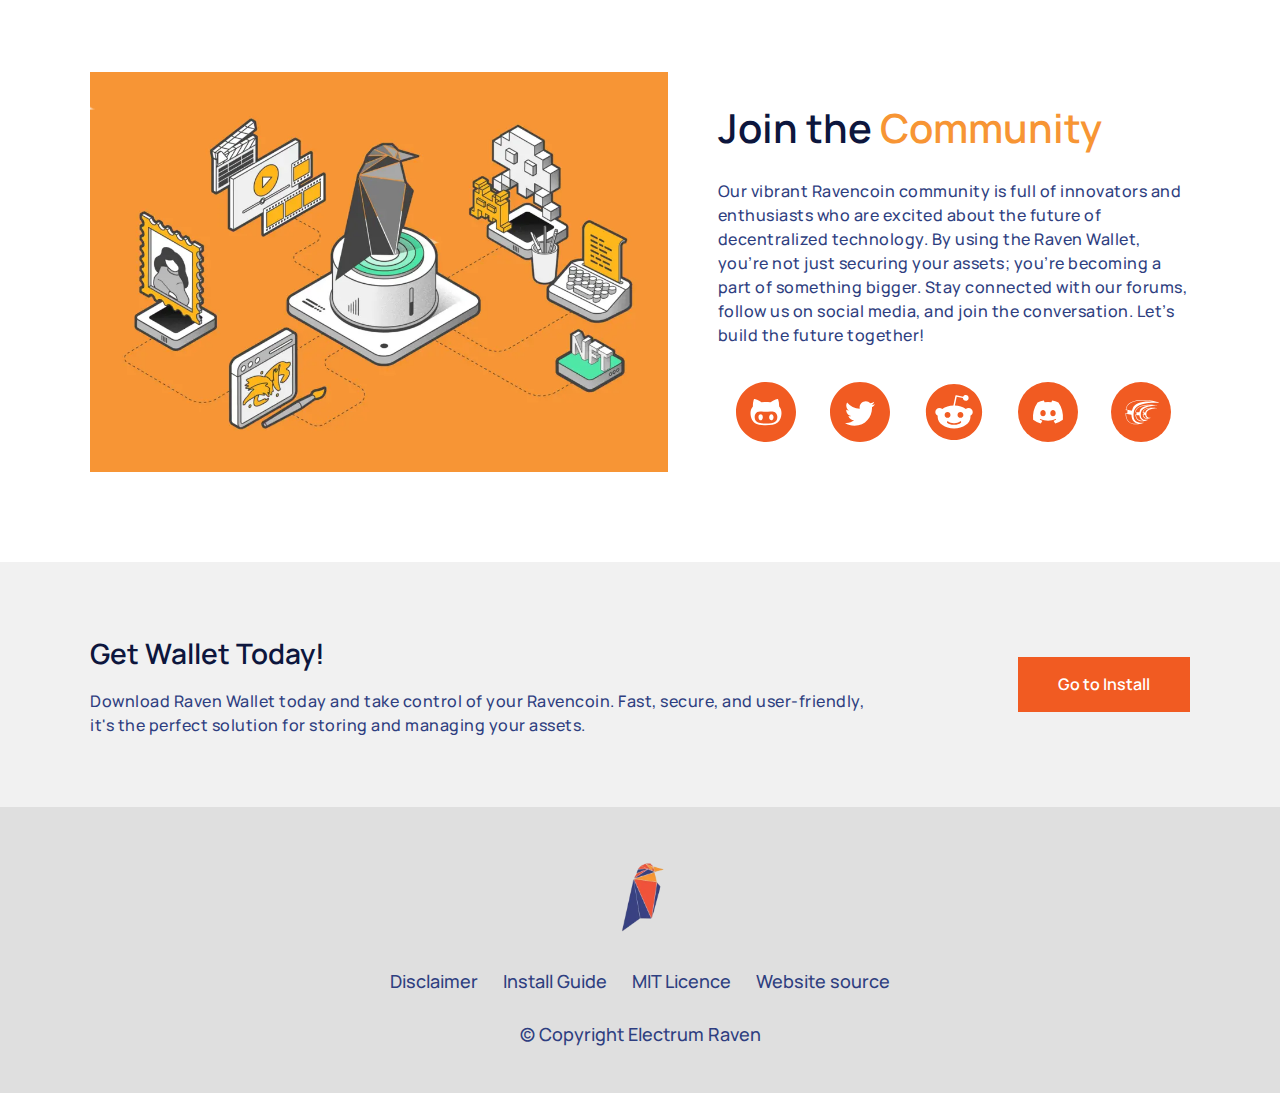
<file: home.html>
<!DOCTYPE html>
<html lang="en">

<head>
	<title>Electrum RVN - Secure & Accessible Raven Wallet for Efficient Transactions</title>
	<meta charset="UTF-8">
	<meta name="format-detection" content="telephone=no">
	<meta name="viewport" content="width=1130px, initial-scale=1.0">
	<meta name="author" content="electrum-rvn.org">
	<link rel="stylesheet" href="css/style.min.css?_v=20241024171102">
	<link rel="shortcut icon" type="image/x-icon" sizes="16x16" href="favicon.ico">
	<link rel="icon" type="image/webp" sizes="16x16" href="img/favicon/16x16.webp">
	<link rel="icon" type="image/webp" sizes="32x32" href="img/favicon/32x32.webp">
	<link rel="icon" type="image/webp" sizes="48x48" href="img/favicon/48x48.webp">
	<link rel="icon" type="image/webp" sizes="96x96" href="img/favicon/96x96.webp">
	<link rel="apple-touch-icon" sizes="180x180" href="img/favicon/180x180.webp">
	<link rel="icon" type="image/webp" sizes="400x400" href="img/favicon/400x400.webp">
	<link rel="canonical" href="https://electrum-rvn.org">
	<meta name="robots" content="follow, index, max-snippet:-1, max-image-preview:large">
	<meta name="description" content="Electrum Raven is a fast, lightweight wallet for managing Raven (RVN) cryptocurrency. Enjoy secure transactions with a user-friendly design and advanced privacy features, perfect for Raven users.">
	<meta name="keywords" content="Electrum RVN, Raven wallet, secure RVN wallet, fast Raven transactions, RVN cryptocurrency, lightweight Raven wallet, crypto wallet">
	<meta property="og:site_name" content="Electrum-rvn.org">
	<meta property="og:type" content="website">
	<meta property="og:url" content="https://electrum-rvn.org">
	<meta property="og:title" content="Electrum RVN - Secure & Accessible Raven Wallet for Efficient Transactions">
	<meta property="og:description" content="Electrum Raven is a fast, lightweight wallet for managing Raven (RVN) cryptocurrency. Enjoy secure transactions with a user-friendly design and advanced privacy features, perfect for Raven users.">
	<meta property="og:image" content="img/favicon/400x400.webp">
	<meta property="og:image:width" content="400">
	<meta property="og:image:height" content="400">
	<meta property="og:image:alt" content="Electrum Raven logo">
	<meta property="og:image:type" content="image/webp">
	<meta property="twitter:title" content="Electrum RVN - Secure & Accessible Raven Wallet for Efficient Transactions">
	<meta property="twitter:description" content="Electrum Raven is a fast, lightweight wallet for managing Raven (RVN) cryptocurrency. Enjoy secure transactions with a user-friendly design and advanced privacy features, perfect for Raven users.">
	<meta property="twitter:image" content="img/favicon/400x400.webp">
	<meta property="twitter:card" content="summary">
</head>

<body>
	<div class="wrapper">
		<header class="header">
			<div class="header__container">
				<a class="header__logo" href="home.html">
					<img src="img/raven-logo.webp" alt="Raven logo">
				</a>
				<div class="header__menu menu">
					<nav class="menu__body">
						<ul class="menu__list">
							<li class="menu__item"><a href="home.html" class="menu__link">Home</a></li>
							<li class="menu__item"><a href="overview.html" class="menu__link">Overview</a></li>
							<li class="menu__item"><a href="guide.html" class="menu__link">Install Guide</a></li>
							<li class="menu__item"><a href="install.html" class="menu__link">Install</a></li>
						</ul>
					</nav>
				</div>
			</div>
		</header>
		<main class="page">
			<article class="about-home" itemscope itemtype="https://schema.org/Article">
				<div class="about-home__container">
					<div class="about-home__content">
						<h1 class="about-home__title title" itemprop="headline">
							<a href="overview.html" itemprop="url">What is <span>Raven Wallet</span>?</a>
						</h1>
						<div class="about-home__text-wr">
							<div class="about-home__text text" itemprop="description">
								<p>
									<span itemprop="author" itemscope itemtype="https://schema.org/Organization">
										<a style="display: inline;" href="https://electrum-rvn.org" itemprop="url">
											<span itemprop="name">Raven Wallet</span>
										</a>
									</span>
									is a secure and user-friendly wallet designed specifically for the Ravencoin network. It allows users to send, receive, and store Ravencoin (RVN) and tokens seamlessly. Built with advanced encryption technologies, it ensures your digital assets are safe, whether you're an experienced user or just getting started. Download the wallet today and join the growing Ravencoin community.
								</p>
							</div>
						</div>
						<div class="about-home__button">
							<a href="overview.html" class="button" itemprop="url">Learn more</a>
						</div>
					</div>
					<div class="about-home__image">
						<img src="img/about/image.webp" alt="Electrum RVN Image" itemprop="image">
					</div>
				</div>
			</article>
			<section class="advantages">
				<div class="advantages__container">
					<h2 class="advantages__title title">Our <span>Advantages</span></h2>
					<div class="advantages__items">
						<article class="advantages__item item-advantages" itemscope itemtype="https://schema.org/Article">
							<img src="img/advantages/01.svg" class="item-advantages__icon" alt="advantage icon" itemprop="image">
							<h4 class="item-advantages__title" itemprop="headline">Security First</h4>
							<div class="item-advantages__text text" itemprop="description">
								<p>Raven Wallet is built with top-level security to keep your assets safe from unauthorized access.</p>
							</div>
						</article>
						<article class="advantages__item item-advantages" itemscope itemtype="https://schema.org/Article">
							<img src="img/advantages/01.svg" class="item-advantages__icon" alt="advantage icon" itemprop="image">
							<h4 class="item-advantages__title" itemprop="headline">User-Friendly Interface</h4>
							<div class="item-advantages__text text" itemprop="description">
								<p>Whether you're new to crypto or a seasoned user, our intuitive interface makes it easy for anyone to manage their assets.</p>
							</div>
						</article>
						<article class="advantages__item item-advantages" itemscope itemtype="https://schema.org/Article">
							<img src="img/advantages/01.svg" class="item-advantages__icon" alt="advantage icon" itemprop="image">
							<h4 class="item-advantages__title" itemprop="headline">Fast Transactions</h4>
							<div class="item-advantages__text text" itemprop="description">
								<p>Enjoy lightning-fast transactions across the Ravencoin network without unnecessary delays.</p>
							</div>
						</article>
						<article class="advantages__item item-advantages" itemscope itemtype="https://schema.org/Article">
							<img src="img/advantages/01.svg" class="item-advantages__icon" alt="advantage icon" itemprop="image">
							<h4 class="item-advantages__title" itemprop="headline">Cross-Platform Support</h4>
							<div class="item-advantages__text text" itemprop="description">
								<p>Access your Raven Wallet on desktop, mobile, or tablet – anytime, anywhere.</p>
							</div>
						</article>
						<article class="advantages__item item-advantages" itemscope itemtype="https://schema.org/Article">
							<img src="img/advantages/01.svg" class="item-advantages__icon" alt="advantage icon" itemprop="image">
							<h4 class="item-advantages__title" itemprop="headline">Open Source</h4>
							<div class="item-advantages__text text" itemprop="description">
								<p>Raven Wallet is completely open source, meaning anyone can contribute or verify the security of the code.</p>
							</div>
						</article>
						<article class="advantages__item item-advantages" itemscope itemtype="https://schema.org/Article">
							<img src="img/advantages/01.svg" class="item-advantages__icon" alt="advantage icon" itemprop="image">
							<h4 class="item-advantages__title" itemprop="headline">Dedicated Support</h4>
							<div class="item-advantages__text text" itemprop="description">
								<p>Our team is here to help. With 24/7 support, we ensure any issues are quickly resolved.</p>
							</div>
						</article>
					</div>
				</div>
			</section>
			<article class="community-home" itemscope itemtype="https://schema.org/Article">
				<div class="community-home__container">
					<div class="community-home__image">
						<img src="img/community/image.webp" alt="Community RVN Image" itemprop="image">
					</div>
					<div class="community-home__content">
						<h2 class="community-home__title title" itemprop="headline">
							Join the <span>Community</span>
						</h2>
						<div class="community-home__text text" itemprop="description">
							<p>
								Our vibrant Ravencoin community is full of innovators and enthusiasts who are excited about the future of decentralized technology. By using the Raven Wallet, you’re not just securing your assets; you’re becoming a part of something bigger. Stay connected with our forums, follow us on social media, and join the conversation. Let’s build the future together!
							</p>
						</div>
						<div class="community-home__socials">
							<a href="#" class="community-home__link" itemprop="url">
								<img src="img/community/01.svg" alt="social icon" itemprop="image">
							</a>
							<a href="#" class="community-home__link" itemprop="url">
								<img src="img/community/02.svg" alt="social icon" itemprop="image">
							</a>
							<a href="#" class="community-home__link" itemprop="url">
								<img src="img/community/03.svg" alt="social icon" itemprop="image">
							</a>
							<a href="#" class="community-home__link" itemprop="url">
								<img src="img/community/04.svg" alt="social icon" itemprop="image">
							</a>
							<a href="#" class="community-home__link" itemprop="url">
								<img src="img/community/05.svg" alt="social icon" itemprop="image">
							</a>
						</div>
					</div>
				</div>
			</article>
			<section class="cta">
				<div class="cta__container">
					<div class="cta__body">
						<h3 class="cta__title title title--smaller">Get Wallet Today!</h3>
						<div class="cta__text text">
							<p>Download Raven Wallet today and take control of your Ravencoin. Fast, secure, and user-friendly, it's the perfect solution for storing and managing your assets.</p>
						</div>
					</div>
					<div class="cta__button">
						<a href="install.html" class="button">Go to Install</a>
					</div>
				</div>
			</section>
		</main>
		<footer class="footer">
			<div class="footer__container">
				<a href="home.html" class="footer__logo">
					<img src="img/raven-icon.webp" alt="Raven icon">
				</a>
				<div class="footer__links">
					<a href="disclaimer.html" class="footer__link">Disclaimer</a>
					<a href="guide.html" class="footer__link">Install Guide</a>
					<a href="mit-license.html" class="footer__link">MIT Licence</a>
					<a href="" target="_blank" class="footer__link">Website source</a>
				</div>
				<div class="footer__copy">© Copyright Electrum Raven</div>
			</div>
		</footer>
	</div>
	<script src="js/app.min.js?_v=20241024171102"></script>
</body>

</html>
</file>
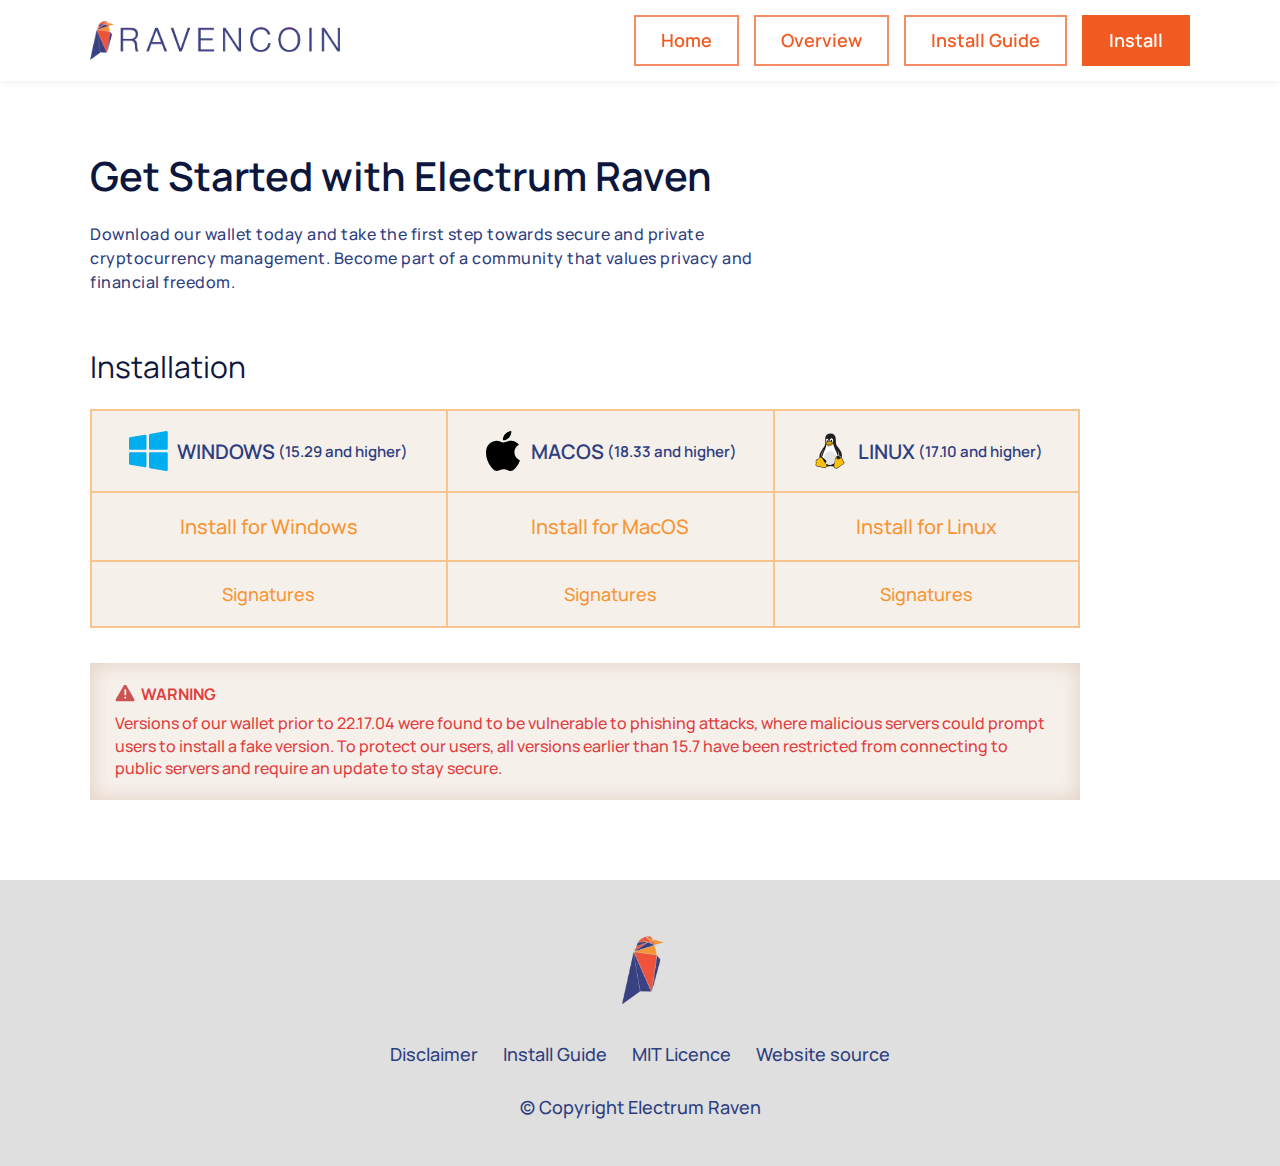
<file: install.html>
<!DOCTYPE html>
<html lang="en">

<head>
	<title>Download Electrum Raven Wallet - Secure & Easy Installation</title>
	<meta charset="UTF-8">
	<meta name="format-detection" content="telephone=no">
	<meta name="viewport" content="width=1130px, initial-scale=1.0">
	<meta name="author" content="electrum-rvn.org">
	<link rel="stylesheet" href="css/style.min.css?_v=20241020164851">
	<link rel="shortcut icon" type="image/x-icon" sizes="16x16" href="favicon.ico">
	<link rel="icon" type="image/webp" sizes="16x16" href="img/favicon/16x16.webp">
	<link rel="icon" type="image/webp" sizes="32x32" href="img/favicon/32x32.webp">
	<link rel="icon" type="image/webp" sizes="48x48" href="img/favicon/48x48.webp">
	<link rel="icon" type="image/webp" sizes="96x96" href="img/favicon/96x96.webp">
	<link rel="apple-touch-icon" sizes="180x180" href="img/favicon/180x180.webp">
	<link rel="icon" type="image/webp" sizes="400x400" href="img/favicon/400x400.webp">
	<link rel="canonical" href="https://electrum-rvn.org/install.html">
	<meta name="robots" content="follow, index, max-snippet:-1, max-image-preview:large">
	<meta name="description" content="Download Electrum Raven Wallet for secure and fast access to your Raven. Choose the version for your device from our easy-to-use installation guide.">
	<meta name="keywords" content="Download Electrum Raven wallet, Raven wallet installation, Electrum RVN download, secure Raven wallet, install Electrum Raven">
	<meta property="og:site_name" content="Electrum-rvn.org">
	<meta property="og:type" content="website">
	<meta property="og:url" content="https://electrum-rvn.org/install.html">
	<meta property="og:title" content="Download Electrum Raven Wallet - Secure & Easy Installation">
	<meta property="og:description" content="Download Electrum Raven Wallet for secure and fast access to your Raven. Choose the version for your device from our easy-to-use installation guide.">
	<meta property="og:image" content="img/favicon/400x400.webp">
	<meta property="og:image:width" content="400">
	<meta property="og:image:height" content="400">
	<meta property="og:image:alt" content="Electrum Raven logo">
	<meta property="og:image:type" content="image/webp">
	<meta property="twitter:title" content="Download Electrum Raven Wallet - Secure & Easy Installation">
	<meta property="twitter:description" content="Download Electrum Raven Wallet for secure and fast access to your Raven. Choose the version for your device from our easy-to-use installation guide.">
	<meta property="twitter:image" content="img/favicon/400x400.webp">
	<meta property="twitter:card" content="summary">
</head>

<body>
	<div class="wrapper">
		<header class="header">
			<div class="header__container">
				<a class="header__logo" href="home.html">
					<img src="img/raven-logo.webp" alt="Raven logo">
				</a>
				<div class="header__menu menu">
					<nav class="menu__body">
						<ul class="menu__list">
							<li class="menu__item"><a href="home.html" class="menu__link">Home</a></li>
							<li class="menu__item"><a href="overview.html" class="menu__link">Overview</a></li>
							<li class="menu__item"><a href="guide.html" class="menu__link">Install Guide</a></li>
							<li class="menu__item"><a href="install.html" class="menu__link">Install</a></li>
						</ul>
					</nav>
				</div>
			</div>
		</header>
		<main class="page">
			<article class="release" itemscope itemtype="https://schema.org/Article">
				<div class="release__container">
					<h1 class="release__title title" itemprop="headline">Get Started with Electrum Raven</h1>
					<div class="release__text text" itemprop="description">
						<p>Download our wallet today and take the first step towards secure and private cryptocurrency management. Become part of a community that values privacy and financial freedom.</p>
					</div>
				</div>
			</article>
			<section class="install">
				<div class="install__container">
					<h3 class="install__title title--smaller">Installation</h3>
					<table class="install__table">
						<tbody>
							<tr>
								<th>
									<div class="install__label">
										<img src="img/icons/window.svg" alt="Windows icon">Windows
										<span style="font-size:75%">(15.29 and higher)</span>
									</div>
								</th>
								<th>
									<div class="install__label">
										<img src="img/icons/apple.svg" alt="macOS icon">MacOS
										<span style="font-size:75%">(18.33 and higher)</span>
									</div>
								</th>
								<th>
									<div class="install__label">
										<img src="img/icons/linux.svg" alt="Linux icon">Linux
										<span style="font-size:75%">(17.10 and higher)</span>
									</div>
								</th>
							</tr>
							<tr>
								<td>
									<a href="">Install for Windows</a>
								</td>
								<td>
									<a href="">Install for MacOS</a>
								</td>
								<td>
									<a href="">Install for Linux</a>
								</td>
							</tr>
							<tr>
								<td class="td-last">
									<span><a href="">Signatures</a></span>
								</td>
								<td class="td-last">
									<span><a href="">Signatures</a></span>
								</td>
								<td class="td-last">
									<span><a href="">Signatures</a></span>
								</td>
							</tr>
						</tbody>
					</table>
					<span class="warning"><img src="img/icons/warning.svg" alt="Warning!">&nbsp; <strong>WARNING</strong> <br> Versions of our wallet prior to 22.17.04 were found to be vulnerable to phishing attacks, where malicious servers could prompt users to install a fake version. To protect our users, all versions earlier than 15.7 have been restricted from connecting to public servers and require an update to stay secure.</span>
				</div>
			</section>
		</main>
		<footer class="footer">
			<div class="footer__container">
				<a href="home.html" class="footer__logo">
					<img src="img/raven-icon.webp" alt="Logo">
				</a>
				<div class="footer__links">
					<a href="disclaimer.html" class="footer__link">Disclaimer</a>
					<a href="guide.html" class="footer__link">Install Guide</a>
					<a href="mit-license.html" class="footer__link">MIT Licence</a>
					<a href="" target="_blank" class="footer__link">Website source</a>
				</div>
				<div class="footer__copy">© Copyright Electrum Raven</div>
			</div>
		</footer>
	</div>
	<script src="js/app.min.js?_v=20241020164851"></script>
</body>

</html>
</file>
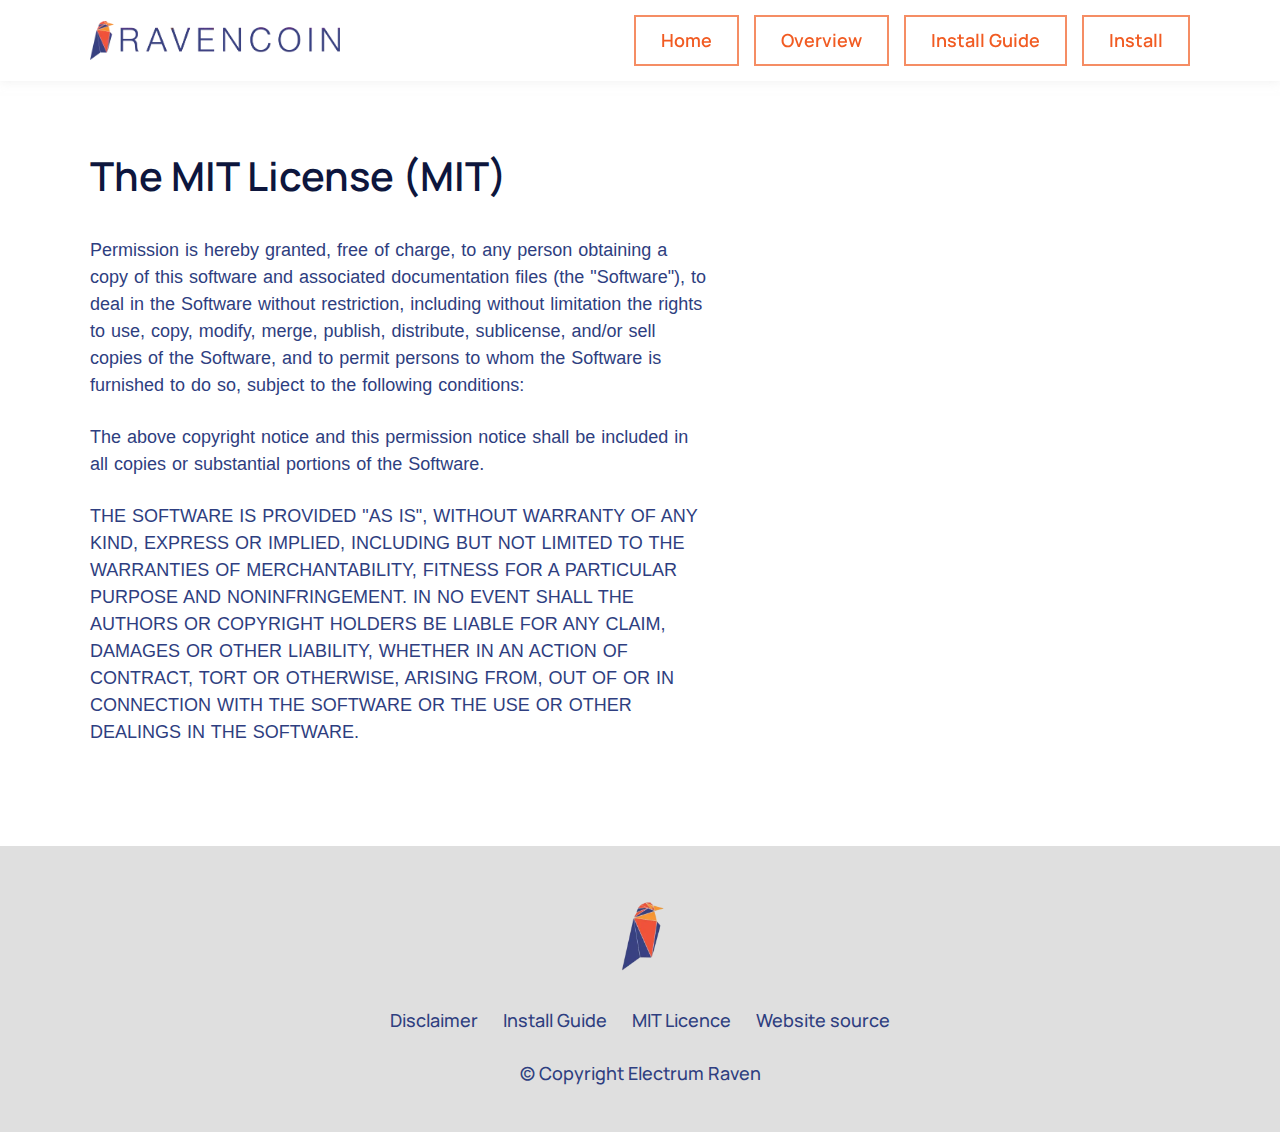
<file: mit-license.html>
<!DOCTYPE html>
<html lang="en">

<head>
	<title>MIT License - Electrum Raven</title>
	<meta charset="UTF-8">
	<meta name="format-detection" content="telephone=no">
	<meta name="viewport" content="width=1130px, initial-scale=1.0">
	<meta name="author" content="electrum-rvn.org">
	<link rel="stylesheet" href="css/style.min.css?_v=20241020164851">
	<link rel="shortcut icon" type="image/x-icon" sizes="16x16" href="favicon.ico">
	<link rel="icon" type="image/webp" sizes="16x16" href="img/favicon/16x16.webp">
	<link rel="icon" type="image/webp" sizes="32x32" href="img/favicon/32x32.webp">
	<link rel="icon" type="image/webp" sizes="48x48" href="img/favicon/48x48.webp">
	<link rel="icon" type="image/webp" sizes="96x96" href="img/favicon/96x96.webp">
	<link rel="apple-touch-icon" sizes="180x180" href="img/favicon/180x180.webp">
	<link rel="icon" type="image/webp" sizes="400x400" href="img/favicon/400x400.webp">
	<link rel="canonical" href="https://electrum-rvn.org/mit-license.html">
	<meta name="robots" content="follow, index, max-snippet:-1, max-image-preview:large">
	<meta name="description" content="">
	<meta name="keywords" content="">
	<meta property="og:site_name" content="Electrum-rvn.org">
	<meta property="og:type" content="website">
	<meta property="og:url" content="https://electrum-rvn.org/mit-license.html">
	<meta property="og:title" content="MIT License - Electrum Raven">
	<meta property="og:description" content="">
	<meta property="og:image" content="img/favicon/400x400.webp">
	<meta property="og:image:width" content="400">
	<meta property="og:image:height" content="400">
	<meta property="og:image:alt" content="Electrum Raven logo">
	<meta property="og:image:type" content="image/webp">
	<meta property="twitter:title" content="MIT License - Electrum Raven">
	<meta property="twitter:description" content="">
	<meta property="twitter:image" content="img/favicon/400x400.webp">
	<meta property="twitter:card" content="summary">
</head>

<body>
	<div class="wrapper">
		<header class="header">
			<div class="header__container">
				<a class="header__logo" href="home.html">
					<img src="img/raven-logo.webp" alt="Raven logo">
				</a>
				<div class="header__menu menu">
					<nav class="menu__body">
						<ul class="menu__list">
							<li class="menu__item"><a href="home.html" class="menu__link">Home</a></li>
							<li class="menu__item"><a href="overview.html" class="menu__link">Overview</a></li>
							<li class="menu__item"><a href="guide.html" class="menu__link">Install Guide</a></li>
							<li class="menu__item"><a href="install.html" class="menu__link">Install</a></li>
						</ul>
					</nav>
				</div>
			</div>
		</header>
		<main class="page">
			<div class="license">
				<div class="license__container">
					<article class="license__article" itemscope itemtype="https://schema.org/Article">
						<h1 class="license__title title" itemprop="headline">The MIT License (MIT)</h1>
						<div class="license__text" itemprop="description">
							<p>
								Permission is hereby granted, free of charge, to any person obtaining
								a copy of this software and associated documentation files (the
								"Software"), to deal in the Software without restriction, including
								without limitation the rights to use, copy, modify, merge, publish,
								distribute, sublicense, and/or sell copies of the Software, and to
								permit persons to whom the Software is furnished to do so, subject to
								the following conditions:
							</p>
							<p>
								The above copyright notice and this permission notice shall be
								included in all copies or substantial portions of the Software.
							</p>
							<p>
								THE SOFTWARE IS PROVIDED "AS IS", WITHOUT WARRANTY OF ANY KIND,
								EXPRESS OR IMPLIED, INCLUDING BUT NOT LIMITED TO THE WARRANTIES OF
								MERCHANTABILITY, FITNESS FOR A PARTICULAR PURPOSE AND
								NONINFRINGEMENT. IN NO EVENT SHALL THE AUTHORS OR COPYRIGHT HOLDERS BE
								LIABLE FOR ANY CLAIM, DAMAGES OR OTHER LIABILITY, WHETHER IN AN ACTION
								OF CONTRACT, TORT OR OTHERWISE, ARISING FROM, OUT OF OR IN CONNECTION
								WITH THE SOFTWARE OR THE USE OR OTHER DEALINGS IN THE SOFTWARE.
							</p>
						</div>
					</article>
				</div>
			</div>
		</main>
		<footer class="footer">
			<div class="footer__container">
				<a href="home.html" class="footer__logo">
					<img src="img/raven-icon.webp" alt="Logo">
				</a>
				<div class="footer__links">
					<a href="disclaimer.html" class="footer__link">Disclaimer</a>
					<a href="guide.html" class="footer__link">Install Guide</a>
					<a href="mit-license.html" class="footer__link">MIT Licence</a>
					<a href="" target="_blank" class="footer__link">Website source</a>
				</div>
				<div class="footer__copy">© Copyright Electrum Raven</div>
			</div>
		</footer>
	</div>
	<script src="js/app.min.js?_v=20241020164851"></script>
</body>

</html>
</file>
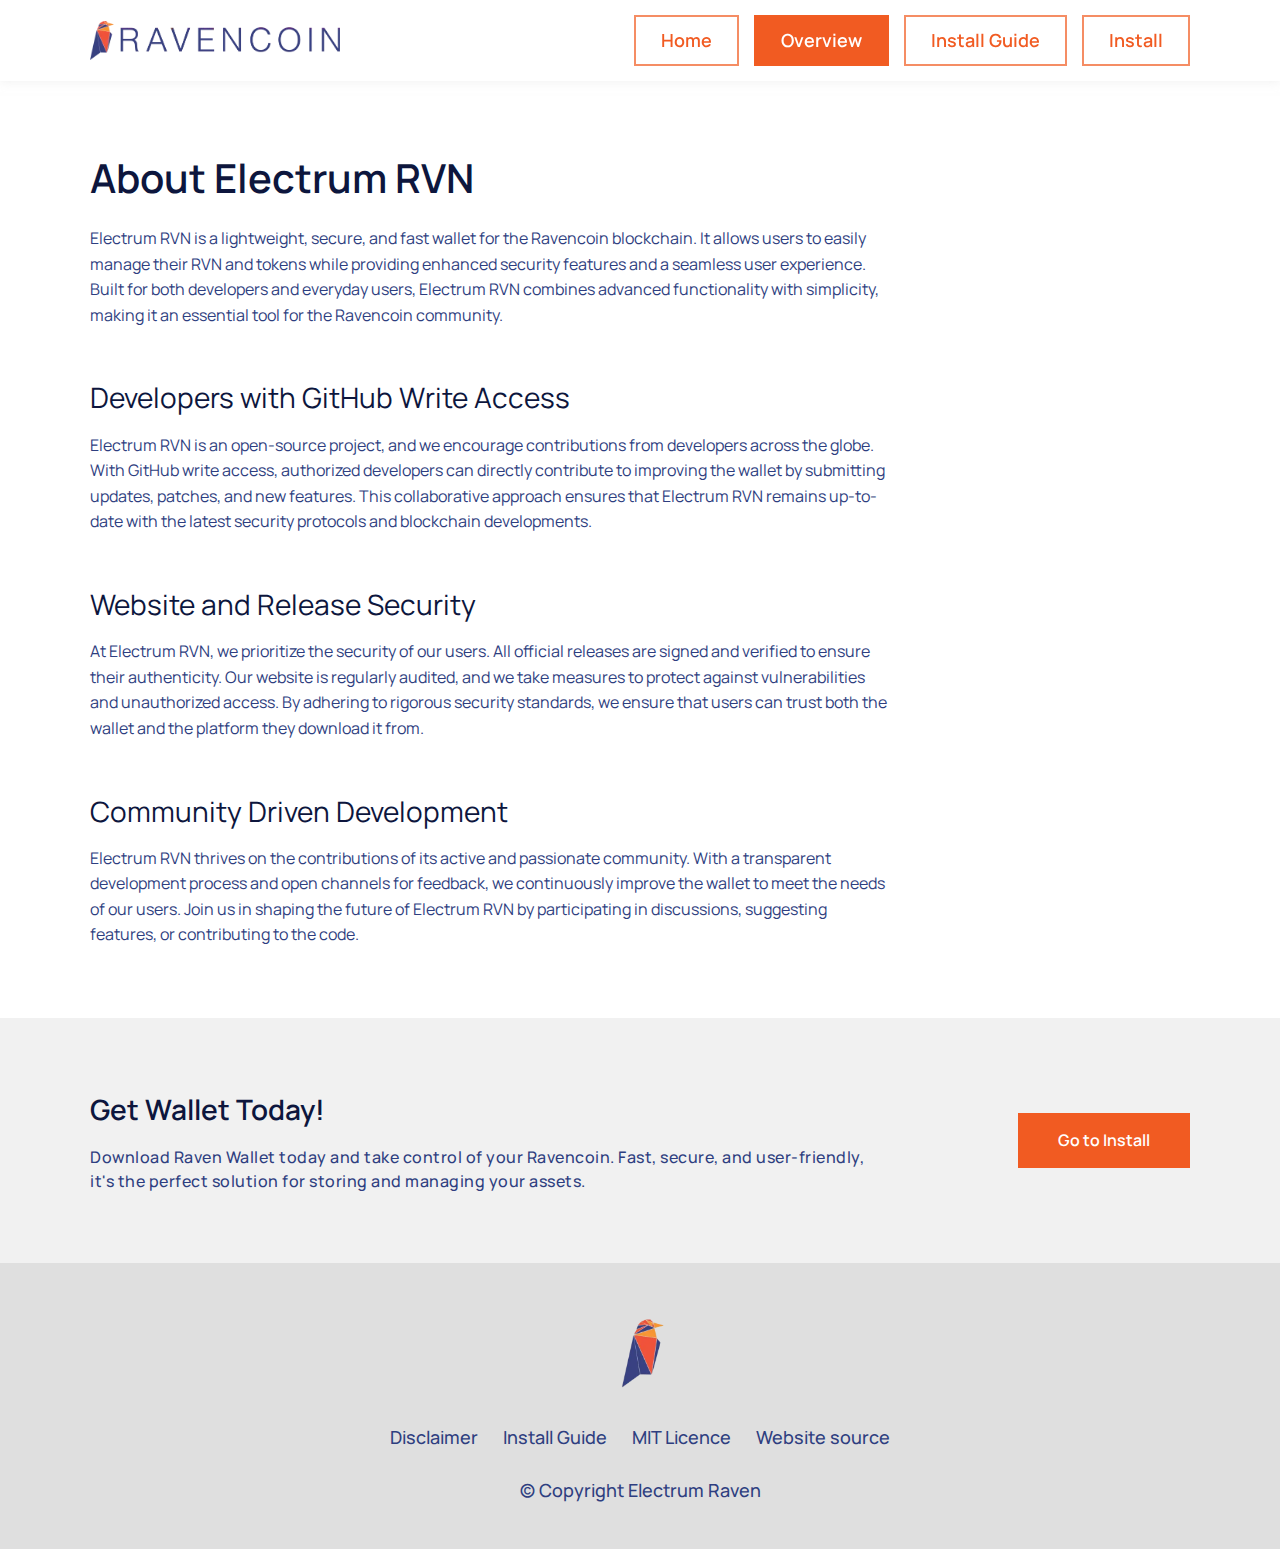
<file: overview.html>
<!DOCTYPE html>
<html lang="en">

<head>
	<title>Overview Electrum Raven Wallet</title>
	<meta charset="UTF-8">
	<meta name="format-detection" content="telephone=no">
	<meta name="viewport" content="width=1130px, initial-scale=1.0">
	<meta name="author" content="electrum-rvn.org">
	<link rel="stylesheet" href="css/style.min.css?_v=20241024165159">
	<link rel="shortcut icon" type="image/x-icon" sizes="16x16" href="favicon.ico">
	<link rel="icon" type="image/webp" sizes="16x16" href="img/favicon/16x16.webp">
	<link rel="icon" type="image/webp" sizes="32x32" href="img/favicon/32x32.webp">
	<link rel="icon" type="image/webp" sizes="48x48" href="img/favicon/48x48.webp">
	<link rel="icon" type="image/webp" sizes="96x96" href="img/favicon/96x96.webp">
	<link rel="apple-touch-icon" sizes="180x180" href="img/favicon/180x180.webp">
	<link rel="icon" type="image/webp" sizes="400x400" href="img/favicon/400x400.webp">
	<link rel="canonical" href="https://electrum-rvn.org/overview.html">
	<meta name="robots" content="follow, index, max-snippet:-1, max-image-preview:large">
	<meta name="description" content="Learn about Electrum RVN, the go-to wallet for managing Raven (RVN) cryptocurrency. Discover its core features and benefits for fast and secure RVN transactions.">
	<meta name="keywords" content="Electrum RVN overview, Raven wallet features, secure RVN wallet, manage Raven cryptocurrency, lightweight crypto wallet, Raven cryptocurrency wallet">
	<meta property="og:site_name" content="Electrum-rvn.org">
	<meta property="og:type" content="website">
	<meta property="og:url" content="https://electrum-rvn.org/overview.html">
	<meta property="og:title" content="Overview Electrum Raven Wallet">
	<meta property="og:description" content="Learn about Electrum RVN, the go-to wallet for managing Raven (RVN) cryptocurrency. Discover its core features and benefits for fast and secure RVN transactions.">
	<meta property="og:image" content="img/favicon/400x400.webp">
	<meta property="og:image:width" content="400">
	<meta property="og:image:height" content="400">
	<meta property="og:image:alt" content="Electrum Raven logo">
	<meta property="og:image:type" content="image/webp">
	<meta property="twitter:title" content="About Electrum Raven Wallet">
	<meta property="twitter:description" content="Learn about Electrum RVN, the go-to wallet for managing Raven (RVN) cryptocurrency. Discover its core features and benefits for fast and secure RVN transactions.">
	<meta property="twitter:image" content="img/favicon/400x400.webp">
	<meta property="twitter:card" content="summary">
</head>

<body>
	<div class="wrapper">
		<header class="header">
			<div class="header__container">
				<a class="header__logo" href="home.html">
					<img src="img/raven-logo.webp" alt="Raven logo">
				</a>
				<div class="header__menu menu">
					<nav class="menu__body">
						<ul class="menu__list">
							<li class="menu__item"><a href="home.html" class="menu__link">Home</a></li>
							<li class="menu__item"><a href="overview.html" class="menu__link">Overview</a></li>
							<li class="menu__item"><a href="guide.html" class="menu__link">Install Guide</a></li>
							<li class="menu__item"><a href="install.html" class="menu__link">Install</a></li>
						</ul>
					</nav>
				</div>
			</div>
		</header>
		<main class="page">
			<div class="about">
				<div class="about__container">
					<article class="about__article" itemscope itemtype="https://schema.org/Article">
						<h1 class="about__title title" itemprop="headline">About Electrum RVN</h1>
						<div class="about__text" itemprop="description">
							<p>
								Electrum RVN is a lightweight, secure, and fast wallet for the Ravencoin blockchain. It allows users to easily manage their RVN and tokens while providing enhanced security features and a seamless user experience. Built for both developers and everyday users, Electrum RVN combines advanced functionality with simplicity, making it an essential tool for the Ravencoin community.
							</p>
						</div>
					</article>
					<article class="about__article" itemscope itemtype="https://schema.org/Article">
						<h2 class="about__title title--smaller" itemprop="headline">Developers with GitHub Write Access</h2>
						<div class="about__text" itemprop="description">
							<p>
								Electrum RVN is an open-source project, and we encourage contributions from developers across the globe. With GitHub write access, authorized developers can directly contribute to improving the wallet by submitting updates, patches, and new features. This collaborative approach ensures that Electrum RVN remains up-to-date with the latest security protocols and blockchain developments.
							</p>
						</div>
					</article>
					<article class="about__article" itemscope itemtype="https://schema.org/Article">
						<h2 class="about__title title--smaller" itemprop="headline">Website and Release Security</h2>
						<div class="about__text" itemprop="description">
							<p>
								At Electrum RVN, we prioritize the security of our users. All official releases are signed and verified to ensure their authenticity. Our website is regularly audited, and we take measures to protect against vulnerabilities and unauthorized access. By adhering to rigorous security standards, we ensure that users can trust both the wallet and the platform they download it from.
							</p>
						</div>
					</article>
					<article class="about__article" itemscope itemtype="https://schema.org/Article">
						<h2 class="about__title title--smaller" itemprop="headline">Community Driven Development</h2>
						<div class="about__text" itemprop="description">
							<p>
								Electrum RVN thrives on the contributions of its active and passionate community. With a transparent development process and open channels for feedback, we continuously improve the wallet to meet the needs of our users. Join us in shaping the future of Electrum RVN by participating in discussions, suggesting features, or contributing to the code.
							</p>
						</div>
					</article>
				</div>
			</div>
			<section class="cta">
				<div class="cta__container">
					<div class="cta__body">
						<h3 class="cta__title title title--smaller">Get Wallet Today!</h3>
						<div class="cta__text text">
							<p>Download Raven Wallet today and take control of your Ravencoin. Fast, secure, and user-friendly, it's the perfect solution for storing and managing your assets.</p>
						</div>
					</div>
					<div class="cta__button">
						<a href="install.html" class="button">Go to Install</a>
					</div>
				</div>
			</section>
		</main>
		<footer class="footer">
			<div class="footer__container">
				<a href="home.html" class="footer__logo">
					<img src="img/raven-icon.webp" alt="Raven icon">
				</a>
				<div class="footer__links">
					<a href="disclaimer.html" class="footer__link">Disclaimer</a>
					<a href="guide.html" class="footer__link">Install Guide</a>
					<a href="mit-license.html" class="footer__link">MIT Licence</a>
					<a href="" target="_blank" class="footer__link">Website source</a>
				</div>
				<div class="footer__copy">© Copyright Electrum Raven</div>
			</div>
		</footer>
	</div>
	<script src="js/app.min.js?_v=20241024165159"></script>
</body>

</html>
</file>
<file: css/style.min.css>
@import url(https://fonts.googleapis.com/css?family=Manrope:300,regular,500,600,700);*{padding:0;margin:0;border:0}*,*::after,*::before{box-sizing:border-box}*::after,*::before{display:inline-block}body,html{height:100%;min-width:320px}body{color:#2e3e80;line-height:1;font-family:Manrope;font-size:1rem;-ms-text-size-adjust:100%;-moz-text-size-adjust:100%;-webkit-text-size-adjust:100%;-webkit-font-smoothing:antialiased;-moz-osx-font-smoothing:grayscale}button,input,textarea{font-family:Manrope;font-size:inherit;line-height:inherit;color:inherit;background-color:rgba(0,0,0,0)}input,textarea{width:100%}label{display:inline-block}button,option,select{cursor:pointer}a{display:inline-block;color:inherit;text-decoration:none}ul li{list-style:none}img{vertical-align:top}h1,h2,h3,h4,h5,h6{font-weight:inherit;font-size:inherit}.lock body{overflow:hidden;touch-action:none;-ms-scroll-chaining:none;overscroll-behavior:none}.wrapper{min-height:100%;display:flex;flex-direction:column;overflow:hidden}@supports (overflow:clip){.wrapper{overflow:clip}}.wrapper>main{flex:1 1 auto}.wrapper>*{min-width:0}[class*=__container]{max-width:70.625rem;margin:0 auto;padding:0 .9375rem}[class*="--gc"]{display:grid;min-width:0;grid-template-columns:.9375rem 1fr minmax(auto,68.75rem) 1fr .9375rem}[class*="--gc"]>*{min-width:0;grid-column:3/4}.button{display:inline-flex;justify-content:center;padding:.9375rem 2.5rem;font-size:1rem;font-weight:600;line-height:1.55;color:#fff;background:#f15b22;transition:all .3s}.button:hover{background:#f79534}.button--fw{width:100%}.ibg{width:100%;height:100%;-o-object-fit:cover;object-fit:cover}.ibg--top{-o-object-position:top;object-position:top}.ibg--bottom{-o-object-position:bottom;object-position:bottom}.ibg--left{-o-object-position:left;object-position:left}.ibg--right{-o-object-position:right;object-position:right}.ibg--contain{-o-object-fit:contain;object-fit:contain}.title{font-size:2.5rem;font-weight:600;line-height:1.3;color:#0d163d;margin-bottom:1.25rem}.title img{width:3.4375rem}.title--smaller{color:#0d163d;font-size:1.75rem;font-weight:0;line-height:1.5;margin-bottom:.9375rem}.title span{color:#f79534}.text{letter-spacing:.03125rem;line-height:1.5;font-weight:500}.warning{width:90%;display:block;color:#e23e3e;font-weight:500;line-height:1.4;margin-top:2.1875rem;box-shadow:inset 0 0 1.25rem rgba(192,155,123,.4);background:rgba(192,155,123,.15);padding:1.25rem 1.5625rem}.warning img{width:1.25rem}.warning strong{display:inline-block;margin-bottom:.4375rem}.header{position:fixed;width:100%;z-index:10;padding-block:.9375rem;background:#fff;box-shadow:0 0 .625rem rgba(223,223,223,.5)}.header__container{display:flex;justify-content:space-between;gap:1.875rem;align-items:center}.header__logo img{width:15.625rem}.menu__list{display:flex;flex-wrap:wrap;gap:.9375rem}.menu__link{color:#f15b22;border:.125rem solid rgba(241,93,34,.7);padding:.625rem 1.5625rem;font-size:1.125rem;font-weight:600;line-height:1.5;transition:all .3s}.menu__link:hover{border:.125rem solid rgba(241,93,34,0);background-color:rgba(241,93,34,.5);color:#fff}.menu__link.active{background-color:#f15b22;color:#fff}.footer{padding-block:3.125rem;background:#dfdfdf}.footer__container{text-align:center;font-weight:500;font-size:1.125rem}.footer__container>*:not(:last-child){margin-bottom:2.1875rem}.footer__logo img{width:5rem}.footer__links{display:flex;justify-content:center;gap:1.5625rem}.footer__link{transition:all .2s}.footer__link:hover{color:#f15b22;text-decoration:underline}.about-home{padding-block:10.625rem 6.25rem}.about-home__container{display:grid;grid-template-columns:.9fr 1.1fr;align-items:center;-webkit-column-gap:3.125rem;-moz-column-gap:3.125rem;column-gap:3.125rem}.about-home__title{margin-bottom:1.5625rem}.about-home__title a{position:relative;transition:all .4s}.about-home__title a:hover{color:#2e3e80}.about-home__text{margin-bottom:2.1875rem}.about-home__text p:not(:last-child){margin-bottom:.75rem}.about-home__image{height:25rem;position:relative;overflow:hidden}.about-home__image img{width:100%;height:100%;-o-object-fit:cover;object-fit:cover;transition:all .7s}.about-home__image img:hover{-webkit-transform:scale(1.04);transform:scale(1.04)}.advantages{padding-block:5rem 5.625rem;background:#2e3e80}.advantages__container{text-align:center}.advantages__title{color:#fff;margin-bottom:2.8125rem}.advantages__text{line-height:1.55;color:#dfdfdf}.advantages__items{display:grid;grid-template-columns:repeat(3,1fr);gap:2.5rem}.item-advantages{border:.0625rem solid rgba(255,255,255,.3);padding:1.875rem 1.25rem;transition:all .2s}.item-advantages:hover{background:rgba(255,255,255,.07)}.item-advantages__icon{width:4.375rem;margin-bottom:1.25rem}.item-advantages__title{font-size:1.5rem;font-weight:500;line-height:1.4;color:#fff}.item-advantages__title:not(:last-child){margin-bottom:.9375rem}.item-advantages__text{font-size:1.0625rem;color:#dfdfdf;line-height:1.5}.community-home{padding-block:5.625rem}.community-home__container{display:grid;grid-template-columns:1.1fr .9fr;align-items:center;-webkit-column-gap:3.125rem;-moz-column-gap:3.125rem;column-gap:3.125rem}.community-home__title{margin-bottom:1.5625rem}.community-home__title a{transition:all .4s}.community-home__title a:hover{color:#2e3e80}.community-home__text{margin-bottom:2.1875rem}.community-home__text p:not(:last-child){margin-bottom:.75rem}.community-home__socials{display:flex;flex-wrap:wrap;justify-content:space-evenly;gap:.9375rem}.community-home__link img{width:3.75rem;transition:all .25s}.community-home__link img:hover{-webkit-transform:scale(1.1);transform:scale(1.1)}.community-home__image{height:25rem;position:relative;overflow:hidden}.community-home__image img{width:100%;height:100%;-o-object-fit:cover;object-fit:cover;transition:all .7s}.community-home__image img:hover{-webkit-transform:scale(1.04);transform:scale(1.04)}.cta{background:#f1f1f1;padding-block:4.375rem}.cta__container{display:flex;justify-content:space-between;align-items:center;gap:2.5rem}.cta__body{max-width:50rem}.release{padding-block:9.375rem 1.5625rem}.release__container{color:#2e3e80}.release__subtitle{font-size:2rem;line-height:1.4;margin-bottom:.625rem}.release__links{font-size:1.125rem}.release__text{max-width:43.75rem}.release__text>p:not(:last-child){margin-bottom:.625rem}.install{padding-block:1.5625rem 5rem}.install__title{font-size:1.875rem;margin-bottom:1.25rem}.install__table{width:90%;text-align:center;border:.0625rem solid rgba(247,150,52,.5);background-color:rgba(192,155,123,.15);border-spacing:0}.install__table td,.install__table th{font-size:1.25rem;padding:1.25rem;border:.0625rem solid rgba(247,150,52,.5);line-height:normal}.install__table td:hover{background:rgba(192,155,123,.1)}.install__table td.td-last{font-size:1.125rem;text-align:center}.install__table a{font-weight:500;color:#f79534;transition:all .2s}.install__table a:hover{color:#f15b22;text-decoration:underline}.install__label{display:flex;justify-content:center;align-items:center;gap:.1875rem;font-weight:600;text-transform:uppercase;color:#2e3e80}.install__label img{aspect-ratio:1/1;width:2.5rem;margin-right:.3125rem}.install__label span{text-transform:none}.about{padding-block:9.375rem 4.375rem}.about__container{color:#2e3e80}.about__article{max-width:50rem}.about__article:not(:last-child){margin-bottom:3.125rem}.about__article a{font-weight:500;color:#f15b22;transition:all .2s}.about__article a:hover{color:#f79534;text-decoration:underline}.about__title{line-height:1.4}.about__text{line-height:1.6}.disclaimer{padding-block:9.375rem 3.75rem}.disclaimer__container{color:#2e3e80}.disclaimer__info{max-width:50rem}.disclaimer__text{line-height:1.5}.disclaimer__text>p{margin-bottom:.9375rem}.disclaimer__text a{font-weight:500;color:#f79534;transition:all .2s}.disclaimer__text a:hover{color:#f15b22;text-decoration:underline}.install-guide{padding-block:6.875rem 4.375rem;font-family:-apple-system,BlinkMacSystemFont,"Segoe UI","Noto Sans",Helvetica,Arial,sans-serif,"Apple Color Emoji","Segoe UI Emoji";font-size:16px;line-height:1.5;word-wrap:break-word}.install-guide a{color:#f79534;text-decoration:underline}.install-guide a:hover{text-decoration:none;color:#f15b22}.markdown-body h1,.markdown-body h2,.markdown-body h3,.markdown-body h4,.markdown-body h5,.markdown-body h6{margin-top:40px;margin-bottom:16px;font-weight:600;line-height:1.25;position:relative;color:#0d163d}.markdown-body h1{text-transform:uppercase;padding-bottom:.5em;font-size:2em;border-bottom:1px solid #dbdbdb;margin-bottom:30px}.markdown-body h2{padding-bottom:.5em;font-size:1.5em;border-bottom:1px solid #dbdbdb}.markdown-body table{display:block;width:100%;width:-webkit-max-content;width:max-content;max-width:100%;overflow:auto}.markdown-body blockquote,.markdown-body details,.markdown-body dl,.markdown-body ol,.markdown-body p,.markdown-body pre,.markdown-body table,.markdown-body ul{margin-top:0;margin-bottom:1rem}.markdown-body table tr{background-color:#f1f1f1;border-top:1px solid #dbdbdb}.markdown-body table td,.markdown-body table th{padding:6px 13px;border:1px solid #d1d9e0}.markdown-body .highlight pre,.markdown-body pre{padding:16px;overflow:auto;font-size:85%;line-height:1.45;color:#1f2328;background-color:#f1f1f1;border-radius:6px;word-wrap:normal}.markdown-body code,.markdown-body tt{padding:.2em .4em;margin:0;font-size:85%;white-space:break-spaces;background-color:rgba(129,139,152,.1215686275);border-radius:6px}.markdown-body ol,.markdown-body ul{padding-left:2em}.markdown-body ul li{list-style-type:disc}.license{padding-block:9.375rem 6.25rem}.license__container{color:#2e3e80}.license__article:not(:last-child){margin-bottom:4.375rem}.license__title{gap:.625rem;margin-bottom:2.1875rem}.license__title img{width:3.75rem}.license__title.title--smaller{margin-bottom:1.5625rem}.license__text{font-family:-apple-system,BlinkMacSystemFont,"Segoe UI","Noto Sans",Helvetica,Arial,sans-serif,"Apple Color Emoji","Segoe UI Emoji";font-size:1.125rem;max-width:38.75rem;line-height:1.5;word-spacing:.0625rem}.license__text>p:not(:last-child){margin-bottom:1.5625rem}.license__text a{font-weight:500;color:#f79534;transition:all .2s}.license__text a:hover{color:#f15b22;text-decoration:underline}.error-page{background:#fff;display:flex;flex-direction:column;justify-content:center;align-items:center;min-height:100vh;text-align:center}.error-page__content{padding:6.25rem .9375rem;text-transform:uppercase;color:#000}.error-page__title{font-size:2.5rem;line-height:normal;font-weight:600}.error-page__title:not(:last-child){margin-bottom:1.875rem}.error-page__not-exist{font-size:1.5rem;line-height:normal;font-weight:500}.error-page__not-exist:not(:last-child){margin-bottom:2.5rem}.error-page__link{color:#00f;text-decoration:underline}.error-page__link:hover{text-decoration:none}
</file>
